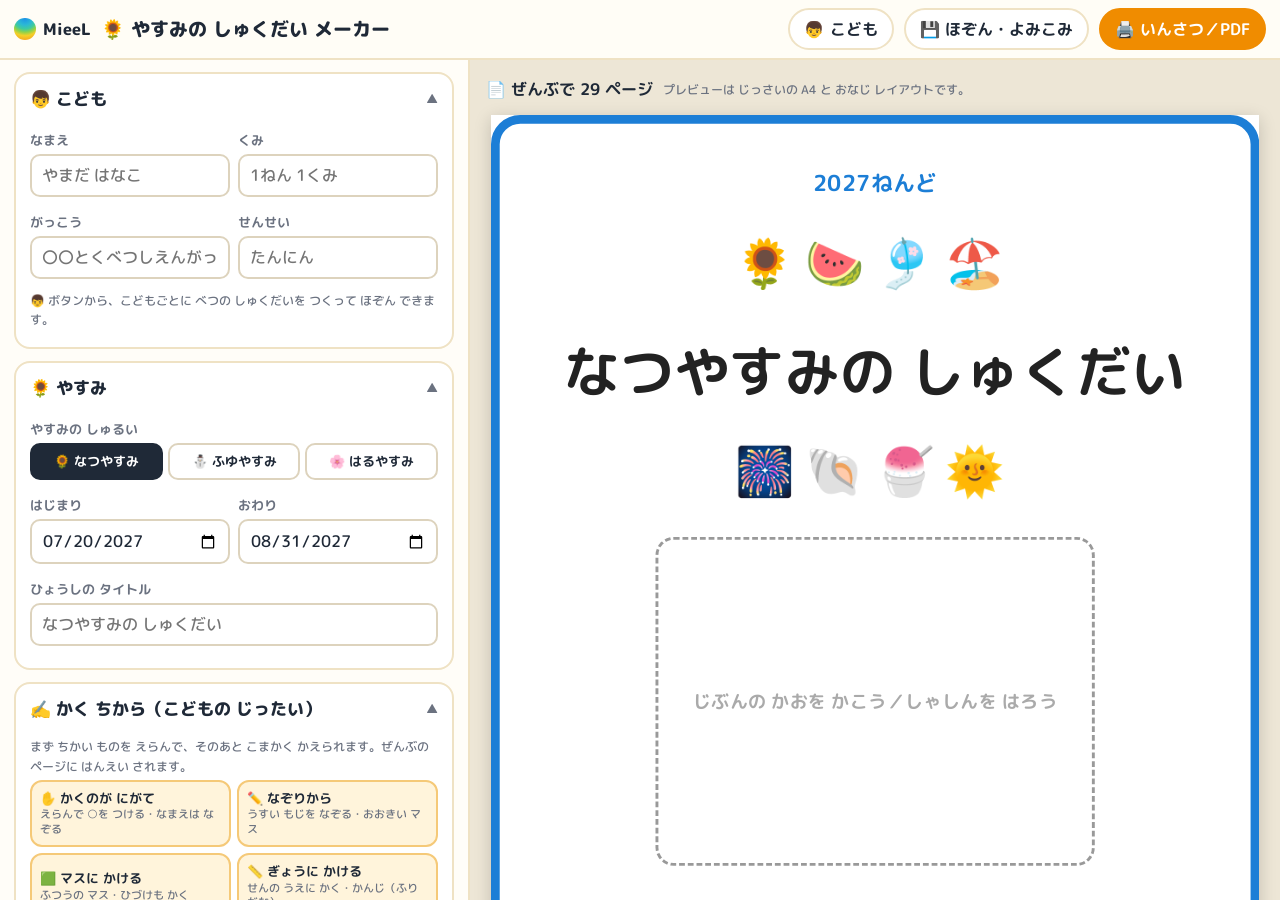
<file: index.html>
<!DOCTYPE html>
<!--
  © 2026 MieeL（ミエル） https://www.mieel-support-school.com/  All rights reserved.
  学校・家庭・療育機関などで子どもの学習に使うこと、作ったプリントを印刷して配ることは自由です。
  プログラム・画像・文章の無断転載・複製、改変しての公開・再配布、販売はお断りします（くわしくは LICENSE.md）。
-->
<html lang="ja">
<head>
<meta charset="UTF-8">
<meta name="viewport" content="width=device-width, initial-scale=1, viewport-fit=cover">
<meta name="apple-mobile-web-app-capable" content="yes">
<meta name="apple-mobile-web-app-title" content="しゅくだい">
<meta name="theme-color" content="#FFF8E7">
<title>やすみの しゅくだい メーカー｜MieeL</title>
<link rel="icon" href="data:image/svg+xml,%3Csvg xmlns='http://www.w3.org/2000/svg' viewBox='0 0 100 100'%3E%3Ctext y='.9em' font-size='90'%3E%F0%9F%8C%BB%3C/text%3E%3C/svg%3E">
<link rel="apple-touch-icon" id="touchIcon" href="">
<link rel="preconnect" href="https://fonts.googleapis.com">
<link rel="preconnect" href="https://fonts.gstatic.com" crossorigin>
<link href="https://fonts.googleapis.com/css2?family=M+PLUS+Rounded+1c:wght@500;700;800&family=Klee+One:wght@600&display=swap" rel="stylesheet">
<style id="bookCss">/* ===== A4 しゅくだい ページ（印刷・プレビュー・HTML保存 共通） ===== */
.bk-page{width:210mm;height:297mm;padding:11mm 12mm 10mm;box-sizing:border-box;background:#fff;color:#111;position:relative;overflow:hidden;display:flex;flex-direction:column;font-family:"M PLUS Rounded 1c","Hiragino Maru Gothic ProN","BIZ UDPGothic",sans-serif;font-weight:700;-webkit-print-color-adjust:exact;print-color-adjust:exact;word-break:keep-all;}
.bk-page *{box-sizing:border-box;}
.bk-kyo{font-family:"Klee One","UD デジタル 教科書体 NK-R","UD Digital Kyokasho NK-R","Hiragino Maru Gothic ProN",sans-serif;font-weight:600;}
.bk-emo{font-family:"Apple Color Emoji","Segoe UI Emoji","Noto Color Emoji",sans-serif;font-weight:400;line-height:1;}
.bk-hd{display:flex;align-items:center;gap:3mm;border-bottom:.8mm solid var(--ac,#1C7ED6);padding-bottom:2mm;margin-bottom:3mm;flex:none;}
.bk-hd .ic{font-size:11mm;}
.bk-hd .tt{flex:1;font-size:7.5mm;line-height:1.2;color:#222;}
.bk-hd .tt small{display:block;font-size:3.6mm;color:#666;font-weight:500;}
.bk-hd .nm{font-size:4.2mm;text-align:right;white-space:nowrap;}
.bk-foot{position:absolute;left:12mm;right:12mm;bottom:4mm;display:flex;justify-content:space-between;font-size:2.8mm;color:#AAA;font-weight:500;}
.bk-foot .pg{color:#888;}
.bk-body{flex:1;min-height:0;display:flex;flex-direction:column;gap:3mm;}
.bk-row{display:flex;gap:3mm;align-items:stretch;}
.bk-box{border:.5mm solid #444;border-radius:3mm;position:relative;background:#fff;}
.bk-box .lab{position:absolute;left:2.5mm;top:1.5mm;font-size:3.6mm;color:#555;font-weight:700;z-index:1;}
.bk-draw{flex:1;min-height:30mm;display:flex;align-items:center;justify-content:center;color:#C9CED4;font-size:4.4mm;overflow:hidden;}
.bk-draw img{width:100%;height:100%;object-fit:cover;border-radius:2.5mm;}
.bk-draw.contain img{object-fit:contain;}
.bk-field{display:inline-flex;align-items:flex-end;gap:1.5mm;font-size:5mm;}
.bk-field .ln{display:inline-block;min-width:40mm;border-bottom:.4mm solid #333;height:7mm;}
.bk-paren{display:inline-block;min-width:11mm;text-align:center;}
.bk-trace{color:#B9BEC4;}
.bk-date{font-size:5.6mm;}
.bk-weather{display:inline-flex;gap:2.5mm;align-items:center;font-size:4.2mm;}
.bk-weather .w{display:inline-flex;flex-direction:column;align-items:center;font-size:8mm;}
.bk-weather .w small{font-size:2.8mm;color:#666;font-family:"M PLUS Rounded 1c",sans-serif;font-weight:500;}
.bk-chk{display:flex;flex-wrap:wrap;gap:2mm 5mm;font-size:4.6mm;}
.bk-chk span{display:inline-flex;align-items:center;gap:1.5mm;}
.bk-chk i{display:inline-block;width:6mm;height:6mm;border:.45mm solid #333;border-radius:50%;}
.bk-masu{display:grid;justify-content:center;align-content:start;}
.bk-masu .c{border:.3mm solid #7D8590;margin:-.15mm 0 0 -.15mm;position:relative;display:grid;place-items:center;
  background-image:linear-gradient(#E9ECEF,#E9ECEF),linear-gradient(#E9ECEF,#E9ECEF);background-size:100% .2mm,.2mm 100%;background-position:center;background-repeat:no-repeat;}
.bk-masu .c span{font-family:"Klee One","UD デジタル 教科書体 NK-R",sans-serif;font-weight:600;color:#B9BEC4;line-height:1;}
.bk-masu .c span.dk{color:#222;}
.bk-lines{position:relative;}
.bk-lines .l{position:absolute;left:0;right:0;border-bottom:.35mm solid #8C939A;}
.bk-lines .l.mid{border-bottom:.25mm dashed #CED4DA;}
.bk-lines .tx{position:absolute;left:1mm;font-family:"Klee One","UD デジタル 教科書体 NK-R",sans-serif;font-weight:600;color:#B9BEC4;white-space:nowrap;}
.bk-choose{display:flex;flex-wrap:wrap;gap:3mm 6mm;justify-content:center;align-items:center;padding:2mm;}
.bk-choose .o{display:flex;flex-direction:column;align-items:center;font-size:10mm;}
.bk-choose .o small{font-size:3.4mm;color:#444;font-family:"M PLUS Rounded 1c",sans-serif;font-weight:700;margin-top:1mm;}
.bk-clock{display:inline-flex;flex-direction:column;align-items:center;gap:.8mm;font-size:3.8mm;}
.bk-clock svg{width:22mm;height:22mm;}
.bk-tbl{width:100%;border-collapse:collapse;font-size:4.2mm;table-layout:fixed;}
.bk-tbl th,.bk-tbl td{border:.35mm solid #555;padding:1mm 1.2mm;text-align:center;vertical-align:middle;}
.bk-tbl th{background:var(--acs,#E7F5FF);font-size:3.8mm;}
.bk-tbl td.l{text-align:left;}
.bk-tbl .st{display:inline-block;width:8mm;height:8mm;border:.4mm dashed #999;border-radius:50%;}
.bk-tbl .sun{color:#E03131;} .bk-tbl .sat{color:#1C7ED6;}
.bk-cal{display:grid;grid-template-columns:repeat(7,1fr);border-left:.35mm solid #555;border-top:.35mm solid #555;}
.bk-cal div{border-right:.35mm solid #555;border-bottom:.35mm solid #555;position:relative;padding:1mm 1.2mm;min-height:0;overflow:hidden;}
.bk-cal .h{background:var(--acs,#E7F5FF);text-align:center;font-size:3.8mm;padding:1mm;}
.bk-cal .d{font-size:4.2mm;}
.bk-cal .d .ev{display:block;font-size:2.9mm;color:#C2255C;line-height:1.15;margin-top:.5mm;font-weight:700;}
.bk-cal .d .st{position:absolute;right:1.2mm;bottom:1.2mm;width:7mm;height:7mm;border:.35mm dashed #AAA;border-radius:50%;}
.bk-cal .x{background:#F1F3F5;color:#CED4DA;}
.bk-cal .sun{color:#E03131;} .bk-cal .sat{color:#1C7ED6;}
.bk-cover{align-items:center;justify-content:space-between;text-align:center;border:2.5mm solid var(--ac,#1C7ED6);border-radius:8mm;padding:12mm 12mm 14mm;}
.bk-cover .yr{font-size:6mm;color:var(--ac);}
.bk-cover h1{font-size:15mm;line-height:1.25;margin:2mm 0 0;color:#222;}
.bk-cover .ring{font-size:13mm;letter-spacing:3mm;}
.bk-cover .ph{width:120mm;height:90mm;border:.8mm dashed #999;border-radius:5mm;display:grid;place-items:center;color:#AAA;font-size:5mm;overflow:hidden;}
.bk-cover .ph img{width:100%;height:100%;object-fit:cover;}
.bk-cover .info{display:grid;gap:4mm;font-size:6mm;width:150mm;text-align:left;}
.bk-cover .info .r{display:flex;align-items:flex-end;gap:3mm;border-bottom:.5mm solid #333;padding-bottom:1mm;min-height:13mm;}
.bk-cover .info .r b{font-size:4.6mm;color:#555;width:26mm;flex:none;}
.bk-cert{align-items:center;justify-content:center;text-align:center;border:3mm double var(--ac,#E8590C);border-radius:6mm;padding:16mm;gap:7mm;}
.bk-cert h1{font-size:16mm;letter-spacing:4mm;margin:0;color:var(--ac);}
.bk-cert .who{font-size:11mm;border-bottom:.6mm solid #333;padding:0 10mm 2mm;min-width:110mm;}
.bk-cert .msg{font-size:7.5mm;line-height:1.8;}
.bk-cert .corner{position:absolute;font-size:14mm;}
.bk-card{border:.6mm solid #333;border-radius:3mm;display:flex;flex-direction:column;overflow:hidden;}
.bk-post{width:100mm;height:148mm;border:.6mm solid #333;border-radius:2mm;display:flex;flex-direction:column;padding:6mm;gap:3mm;}
.bk-small{font-size:3.6mm;color:#666;font-weight:500;}
.bk-ruby rt{font-size:.45em;font-weight:500;}
.bk-ext{width:210mm;height:297mm;overflow:hidden;background:#fff;}</style>
<style>
  :root { --bg: #FFF8E7; --ink: #1F2937; --sub: #6B7280; --line: #EFE2C4; --main: #F08C00; --main-d: #C46A00; --blue: #1C7ED6; --go: #2F9E44;
    --mieel: radial-gradient(circle at 50% 0%,#1B8FE8 0%,#2BB8D6 28%,#3FCB9E 45%,#8FD24A 58%,#F4D027 72%,#F7941E 100%);
    --emoji: "Apple Color Emoji","Segoe UI Emoji","Noto Color Emoji",sans-serif; }
  * { box-sizing: border-box; }
  html, body { margin: 0; height: 100%; }
  body { background: var(--bg); color: var(--ink); font-family: "M PLUS Rounded 1c","Hiragino Maru Gothic ProN","BIZ UDPGothic","Yu Gothic UI",sans-serif; font-weight: 500; display: flex; flex-direction: column; height: 100vh; height: 100dvh; overflow: hidden;
    padding: env(safe-area-inset-top) env(safe-area-inset-right) env(safe-area-inset-bottom) env(safe-area-inset-left); }
  button, input, select, textarea { font: inherit; color: inherit; }
  button { cursor: pointer; }
  .emo { font-family: var(--emoji); font-weight: 400; }
  .top { flex: none; display: flex; align-items: center; gap: 10px; padding: 8px 14px; border-bottom: 2px solid var(--line); background: #FFFDF6; flex-wrap: wrap; }
  .brand { display: flex; align-items: center; gap: 7px; white-space: nowrap; font-weight: 800; }
  .orb { width: 22px; height: 22px; border-radius: 50%; background: var(--mieel); }
  .apptitle { font-size: 19px; font-weight: 800; flex: 1; min-width: 200px; }
  .tb { height: 42px; padding: 0 14px; border-radius: 999px; border: 2px solid var(--line); background: #fff; font-weight: 700; display: inline-flex; align-items: center; gap: 6px; white-space: nowrap; }
  .tb.main { background: var(--main); border-color: var(--main); color: #fff; }
  .tb.blue { background: var(--blue); border-color: var(--blue); color: #fff; }
  .status { font-size: 12px; color: var(--sub); min-width: 80px; }
  .app { flex: 1; min-height: 0; display: grid; grid-template-columns: minmax(340px, 470px) minmax(0, 1fr); }
  .ed { overflow-y: auto; padding: 12px 14px 60px; border-right: 2px solid var(--line); background: #FFFDF8; }
  .pv { overflow-y: auto; padding: 16px; background: #EDE6D6; }
  @media (max-width: 900px) { .app { grid-template-columns: 1fr; grid-template-rows: auto auto; overflow-y: auto; display: block; } .ed { border-right: none; overflow: visible; } .pv { overflow: visible; } body { overflow: auto; } }
  .sec { background: #fff; border: 2px solid var(--line); border-radius: 16px; margin-bottom: 12px; overflow: hidden; }
  .sec > summary { list-style: none; cursor: pointer; padding: 12px 14px; font-weight: 800; font-size: 17px; display: flex; align-items: center; gap: 8px; }
  .sec > summary::-webkit-details-marker { display: none; }
  .sec > summary::after { content: '▼'; margin-left: auto; font-size: 12px; color: var(--sub); }
  .sec[open] > summary::after { content: '▲'; }
  .sec .in { padding: 0 14px 14px; }
  .fl { display: grid; gap: 4px; margin: 8px 0; }
  .fl > span { font-size: 13px; color: var(--sub); font-weight: 700; }
  .fl input[type=text], .fl input[type=date], .fl input[type=number], .fl select, .fl textarea { width: 100%; padding: 8px 10px; border: 2px solid #DDD3BD; border-radius: 10px; background: #fff; }
  .fl textarea { min-height: 66px; resize: vertical; }
  .two { display: grid; grid-template-columns: 1fr 1fr; gap: 8px; }
  .seg { display: flex; flex-wrap: wrap; gap: 5px; }
  .seg button { flex: 1; min-width: 70px; padding: 7px 6px; border-radius: 10px; border: 2px solid #DDD3BD; background: #fff; font-size: 13px; font-weight: 700; }
  .seg button.on { background: var(--ink); border-color: var(--ink); color: #fff; }
  .ck { display: flex; align-items: center; gap: 8px; margin: 6px 0; font-size: 14px; }
  .ck input { width: 22px; height: 22px; accent-color: var(--main); }
  .preset { display: grid; grid-template-columns: 1fr 1fr; gap: 6px; margin: 4px 0 8px; }
  .preset button { border: 2px solid #F5C978; background: #FFF4DB; border-radius: 12px; padding: 8px; font-size: 13px; font-weight: 700; text-align: left; line-height: 1.35; }
  .preset button small { display: block; color: var(--sub); font-weight: 500; font-size: 11px; }
  .note { font-size: 12px; color: var(--sub); line-height: 1.6; margin: 4px 0; }
  .plist { display: grid; gap: 8px; }
  .pitem { border: 2px solid var(--line); border-radius: 14px; background: #FFFEFA; }
  .pitem .ph { display: flex; align-items: center; gap: 8px; padding: 8px 10px; cursor: pointer; }
  .pitem .ph .e { font-size: 24px; }
  .pitem .ph .t { flex: 1; font-weight: 800; font-size: 15px; line-height: 1.3; }
  .pitem .ph .t small { display: block; font-weight: 500; color: var(--sub); font-size: 12px; }
  .pitem .ph .n { font-size: 12px; color: #fff; background: var(--main); border-radius: 999px; padding: 1px 8px; white-space: nowrap; }
  .mini { border: none; background: #F1EADB; border-radius: 8px; width: 30px; height: 30px; font-weight: 800; }
  .mini.warn { background: #FFE3E3; color: #C92A2A; }
  .pitem .po { padding: 2px 12px 12px; border-top: 2px dashed var(--line); }
  .addrow { display: grid; grid-template-columns: 1fr 1fr; gap: 8px; margin-top: 10px; }
  .big { border: none; border-radius: 14px; padding: 12px; font-weight: 800; font-size: 15px; color: #fff; background: var(--main); }
  .big.blue { background: var(--blue); }
  .big.gray { background: #E9ECEF; color: var(--ink); }
  .photos { display: grid; grid-template-columns: repeat(auto-fill, minmax(120px, 1fr)); gap: 8px; margin-top: 8px; }
  .pho { border: 2px solid var(--line); border-radius: 12px; padding: 5px; background: #fff; display: grid; gap: 4px; }
  .pho img { width: 100%; height: 80px; object-fit: cover; border-radius: 8px; }
  .pho input { width: 100%; padding: 4px 6px; border: 1.5px solid #DDD3BD; border-radius: 8px; font-size: 12px; }
  .pho .r { display: flex; gap: 4px; }
  .pho .r button { flex: 1; border: none; border-radius: 8px; padding: 4px; font-size: 12px; background: #F1EADB; }
  .pho .r button.on { background: var(--main); color: #fff; }
  .upl { display: inline-flex; align-items: center; justify-content: center; gap: 6px; border: 2px dashed #F5C978; background: #FFF9EB; border-radius: 12px; padding: 12px; width: 100%; font-weight: 800; cursor: pointer; }
  .pvbar { display: flex; align-items: center; gap: 10px; margin-bottom: 12px; flex-wrap: wrap; }
  .pvbar b { font-size: 16px; }
  .pw { margin: 0 auto 8px; background: #fff; box-shadow: 0 4px 16px rgba(0,0,0,.18); overflow: hidden; position: relative; }
  .pw > .bk-page, .pw > .bk-ext { transform-origin: top left; }
  .pwlab { text-align: center; font-size: 12px; color: #7B6F58; margin-bottom: 16px; }
  .modal { position: fixed; inset: 0; z-index: 90; background: rgba(17,24,39,.55); display: none; align-items: flex-start; justify-content: center; padding: 24px 12px; overflow-y: auto; }
  .modal.open { display: flex; }
  .panel { width: min(100%, 900px); background: #fff; border-radius: 22px; padding: 20px clamp(14px, 3vw, 28px) 24px; box-shadow: 0 20px 60px rgba(0,0,0,.3); }
  .panel h2 { margin: 0 0 6px; font-size: 22px; }
  .phead { display: flex; align-items: center; justify-content: space-between; gap: 10px; }
  .grid { display: grid; grid-template-columns: repeat(auto-fill, minmax(170px, 1fr)); gap: 10px; margin-top: 10px; }
  .gcard { border: 2px solid var(--line); background: #FFFEFA; border-radius: 16px; padding: 12px; text-align: left; display: flex; gap: 10px; align-items: flex-start; }
  .gcard .e { font-size: 30px; line-height: 1; }
  .gcard b { display: block; font-size: 15px; }
  .gcard small { color: var(--sub); font-size: 12px; line-height: 1.5; }
  .gcard:hover { border-color: var(--main); }
  .gh { margin: 14px 0 0; font-size: 15px; color: var(--main-d); }
  .chips { display: flex; flex-wrap: wrap; gap: 6px; margin: 4px 0 10px; }
  .chip { border: 2px solid #DDD3BD; background: #fff; border-radius: 999px; padding: 6px 12px; font-size: 13px; font-weight: 700; }
  .chip.on { background: var(--ink); border-color: var(--ink); color: #fff; }
  .loading { padding: 30px; text-align: center; color: var(--sub); }
  .err { background: #FFF5F5; border: 2px solid #FFC9C9; color: #C92A2A; border-radius: 12px; padding: 12px; font-size: 14px; line-height: 1.6; }
  .projs { display: grid; gap: 8px; margin-top: 10px; }
  .proj { display: flex; align-items: center; gap: 10px; border: 2px solid var(--line); border-radius: 14px; padding: 10px 12px; }
  .proj.cur { border-color: var(--main); background: #FFF4DB; }
  .proj .t { flex: 1; font-weight: 800; }
  .proj .t small { display: block; color: var(--sub); font-weight: 500; font-size: 12px; }
  .toast { position: fixed; left: 50%; bottom: 24px; transform: translateX(-50%); background: rgba(17,24,39,.92); color: #fff; padding: 12px 20px; border-radius: 12px; z-index: 99; display: none; font-weight: 700; }
  .toast.show { display: block; }
  #printRoot { display: none; }
  .mieel-foot { text-align: center; color: var(--sub); font-size: 12px; margin-top: 18px; line-height: 1.8; }
  .mieel-foot a { color: var(--blue); text-decoration: none; font-weight: 700; }
  @media print {
    @page { size: A4 portrait; margin: 0; }
    html, body { height: auto !important; overflow: visible !important; display: block !important; background: #fff !important; padding: 0 !important; }
    body > *:not(#printRoot) { display: none !important; }
    #printRoot { display: block !important; }
    #printRoot > * { break-after: page; page-break-after: always; }
    #printRoot > *:last-child { break-after: auto; page-break-after: auto; }
  }
</style>
</head>
<body>
<header class="top">
  <div class="brand"><span class="orb"></span>MieeL</div>
  <div class="apptitle"><span class="emo">🌻</span> やすみの しゅくだい メーカー</div>
  <span class="status" id="status"></span>
  <button class="tb" id="projBtn" type="button">👦 <span id="projName">こども</span></button>
  <button class="tb" id="fileBtn" type="button">💾 ほぞん・よみこみ</button>
  <button class="tb main" id="printBtn" type="button">🖨️ いんさつ／PDF</button>
</header>
<div class="app">
  <aside class="ed" id="ed"></aside>
  <section class="pv" id="pv"><div class="pvbar"><b id="pvCount"></b><span class="note">プレビューは じっさいの A4 と おなじ レイアウトです。</span></div><div id="pvPages"></div></section>
</div>
<div class="modal" id="m1"><div class="panel" id="m1p"></div></div>
<div class="toast" id="toast"></div>
<div id="printRoot"></div>
<input type="file" id="photoIn" accept="image/*" multiple hidden>
<input type="file" id="jsonIn" accept="application/json,.json" hidden>
<script>
(function () {
  'use strict';
  const $ = s => document.querySelector(s);
  const $$ = s => Array.from(document.querySelectorAll(s));
  const esc = s => String(s == null ? '' : s).replace(/[&<>"']/g, c => ({ '&': '&amp;', '<': '&lt;', '>': '&gt;', '"': '&quot;', "'": '&#39;' }[c]));
  const uid = () => Math.random().toString(36).slice(2, 10);
  function h(tag, props) {
    const el = document.createElement(tag);
    if (props) Object.keys(props).forEach(k => {
      const v = props[k]; if (v === null || v === undefined || v === false) return;
      if (k === 'class') el.className = v; else if (k === 'html') el.innerHTML = v; else if (k.slice(0, 2) === 'on') el.addEventListener(k.slice(2), v); else if (k === 'value') el.value = v; else el.setAttribute(k, v === true ? '' : v);
    });
    (function add(list) { list.forEach(c => { if (c === null || c === undefined || c === false) return; if (Array.isArray(c)) add(c); else el.appendChild(typeof c === 'string' || typeof c === 'number' ? document.createTextNode(String(c)) : c); }); })(Array.prototype.slice.call(arguments, 2));
    return el;
  }
  let toastT = null;
  function toast(m) { const t = $('#toast'); t.textContent = m; t.classList.add('show'); clearTimeout(toastT); toastT = setTimeout(() => t.classList.remove('show'), 2600); }
  function photoById(P, id) { return P.photos.find(p => p.id === id); }

  /* ============================================================
     ページを つくる（A4・HTML）
     ============================================================ */
  const WD = ['にち', 'げつ', 'か', 'すい', 'もく', 'きん', 'ど'];
  const WDK = ['日', '月', '火', '水', '木', '金', '土'];
  const KINDS = {
    summer: { n: 'なつやすみ', k: '夏休み', ac: '#1C7ED6', acs: '#E7F5FF', ring: ['🌻', '🍉', '🎐', '🏖️', '🎆', '🐚', '🍧', '🌞'], icon: '🌻' },
    winter: { n: 'ふゆやすみ', k: '冬休み', ac: '#5F3DC4', acs: '#F3F0FF', ring: ['⛄', '🎍', '🎄', '🧤', '❄️', '🍊', '🎅', '🪁'], icon: '⛄' },
    spring: { n: 'はるやすみ', k: '春休み', ac: '#E64980', acs: '#FFF0F6', ring: ['🌸', '🌷', '🦋', '🍓', '🐝', '🌱', '🎒', '☀️'], icon: '🌸' }
  };
  const ETO = ['さる🐒', 'とり🐔', 'いぬ🐶', 'いのしし🐗', 'ねずみ🐭', 'うし🐮', 'とら🐯', 'うさぎ🐰', 'たつ🐲', 'へび🐍', 'うま🐴', 'ひつじ🐑'];
  const pd = s => { const m = String(s || '').match(/^(\d{4})-(\d{2})-(\d{2})$/); return m ? new Date(+m[1], +m[2] - 1, +m[3]) : null; };
  const ymd = d => d.getFullYear() + '-' + String(d.getMonth() + 1).padStart(2, '0') + '-' + String(d.getDate()).padStart(2, '0');
  function daysOf(P) { const a = pd(P.start), b = pd(P.end), out = []; if (!a || !b || b < a) return out; for (let d = new Date(a); d <= b && out.length < 120; d.setDate(d.getDate() + 1)) out.push(new Date(d)); return out; }
  function pickDays(P, span) {
    const all = daysOf(P);
    if (span === 'weekday') return all.filter(d => d.getDay() > 0 && d.getDay() < 6);
    if (span === 'every2') return all.filter((d, i) => i % 2 === 0);
    if (span === 'every3') return all.filter((d, i) => i % 3 === 0);
    if (span === 'week1') return all.filter((d, i) => i % 7 === 0);
    return all;
  }
  // ひらがな／かんじ（ふりがな つき）
  function L(P, hira, kanji) { return P.style.kanji && kanji ? '<ruby class="bk-ruby">' + kanji + '<rt>' + hira + '</rt></ruby>' : hira; }
  const traceSpan = t => '<span class="bk-trace bk-kyo">' + esc(t) + '</span>';
  function nameHTML(P) {
    const st = P.style, nm = P.child || '';
    if (st.nameMode === 'print' && nm) return '<span class="bk-kyo" style="font-size:6mm">' + esc(nm) + '</span>';
    if (st.nameMode === 'trace' && nm) return '<span class="bk-kyo" style="font-size:6mm">' + traceSpan(nm) + '</span>';
    return '<span class="ln" style="display:inline-block;width:46mm;border-bottom:.4mm solid #333;height:7mm"></span>';
  }
  function dateHTML(P, d, fs) {
    const st = P.style;
    const wd = d ? (st.kanji ? WDK : WD)[d.getDay()] : '';
    const txt = d ? (d.getMonth() + 1) + (st.kanji ? '月 ' : 'がつ ') + d.getDate() + (st.kanji ? '日' : 'にち') + '（' + wd + '）' : '';
    const sty = fs ? ' style="font-size:' + fs + 'mm"' : '';
    if (d && st.dateMode === 'print') return '<span class="bk-date bk-kyo"' + sty + '>' + txt + '</span>';
    if (d && st.dateMode === 'trace') return '<span class="bk-date bk-kyo"' + sty + '>' + traceSpan(txt) + '</span>';
    return '<span class="bk-date bk-kyo"' + sty + '><span class="bk-paren">（　　）</span>' + L(P, 'がつ', '月') + '<span class="bk-paren">（　　）</span>' + L(P, 'にち', '日') + '<span class="bk-paren">（　　）</span></span>';
  }
  function weatherHTML(P) {
    const W = P.kind === 'winter' ? [['☀️', 'はれ', '晴れ'], ['☁️', 'くもり', '曇り'], ['☔', 'あめ', '雨'], ['⛄', 'ゆき', '雪']] : [['☀️', 'はれ', '晴れ'], ['⛅', 'はれ／くもり', ''], ['☁️', 'くもり', '曇り'], ['☔', 'あめ', '雨']];
    if (P.style.weather === 'write') return '<span class="bk-field">' + L(P, 'てんき', '天気') + '<span class="ln" style="min-width:30mm"></span></span>';
    return '<span class="bk-weather">' + L(P, 'てんき', '天気') + W.map(w => '<span class="w"><span class="bk-emo">' + w[0] + '</span><small>' + (P.style.kanji && w[2] ? w[2] : w[1]) + '</small></span>').join('') + '</span>';
  }
  function clockSVG() {
    let s = '<svg viewBox="0 0 100 100"><circle cx="50" cy="50" r="46" fill="#fff" stroke="#333" stroke-width="3"/>';
    for (let i = 1; i <= 12; i++) { const a = (i * 30 - 90) * Math.PI / 180; s += '<text x="' + (50 + 35 * Math.cos(a)).toFixed(1) + '" y="' + (50 + 35 * Math.sin(a) + 4.5).toFixed(1) + '" font-size="12" text-anchor="middle" font-family="sans-serif" font-weight="700" fill="#333">' + i + '</text>'; }
    for (let i = 0; i < 60; i++) { if (i % 5) { const a = i * 6 * Math.PI / 180; s += '<line x1="' + (50 + 44 * Math.cos(a)).toFixed(1) + '" y1="' + (50 + 44 * Math.sin(a)).toFixed(1) + '" x2="' + (50 + 41.5 * Math.cos(a)).toFixed(1) + '" y2="' + (50 + 41.5 * Math.sin(a)).toFixed(1) + '" stroke="#999" stroke-width="1"/>'; } }
    return s + '<circle cx="50" cy="50" r="3" fill="#333"/></svg>';
  }
  // かく ところ（こどもの じったいに あわせて かわる）
  const MASU = { L: 18, M: 14, S: 10 }, GAP = { L: 15, M: 11, S: 8 };
  function writeArea(P, w, h, trace, opts) {
    opts = opts || {};
    const st = P.style, mode = opts.mode || st.writeMode;
    if (mode === 'choose') return chooseHTML(P, opts.choose || 'feel');
    if (mode === 'line') {
      const g = GAP[st.lineGap] || 11, n = Math.max(1, Math.floor(h / g));
      let s = '<div class="bk-lines" style="width:' + w + 'mm;height:' + (n * g) + 'mm">';
      for (let i = 1; i <= n; i++) { if (g >= 13) s += '<div class="l mid" style="top:' + ((i - .5) * g).toFixed(1) + 'mm"></div>'; s += '<div class="l" style="top:' + (i * g).toFixed(1) + 'mm"></div>'; }
      if (trace) s += '<div class="tx" style="top:' + (g * .18).toFixed(1) + 'mm;font-size:' + (g * .62).toFixed(1) + 'mm">' + esc(trace) + '</div>';
      return s + '</div>';
    }
    const z = MASU[st.masu] || 14, cols = Math.max(1, Math.floor(w / z)), rows = Math.max(1, Math.floor(h / z));
    const chars = mode === 'trace' && trace ? Array.from(trace) : [];
    let s = '<div class="bk-masu" style="grid-template-columns:repeat(' + cols + ',' + z + 'mm);grid-auto-rows:' + z + 'mm">';
    for (let i = 0; i < cols * rows; i++) { const ch = chars[i]; s += '<div class="c">' + (ch && ch !== ' ' ? '<span style="font-size:' + (z * .7).toFixed(1) + 'mm">' + esc(ch) + '</span>' : '') + '</div>'; }
    return s + '</div>';
  }
  const CHOOSE = {
    feel: [['😄', 'たのしい'], ['🙂', 'うれしい'], ['😐', 'ふつう'], ['😢', 'かなしい'], ['😴', 'つかれた']],
    do: [['🏠', 'いえ'], ['🏞️', 'こうえん'], ['🏊', 'プール'], ['🛒', 'かいもの'], ['🚗', 'おでかけ'], ['📺', 'テレビ'], ['🎮', 'ゲーム'], ['📚', 'ほん'], ['🧹', 'おてつだい'], ['👵', 'しんせき']],
    book: [['😄', 'おもしろい'], ['🙂', 'ふつう'], ['😐', 'むずかしい']]
  };
  function chooseHTML(P, kind) {
    const list = kind === 'both' ? CHOOSE.do.concat(CHOOSE.feel) : (CHOOSE[kind] || CHOOSE.feel);
    return '<div><div class="bk-small" style="text-align:center">あてはまるものに ○を つけよう</div><div class="bk-choose">' + list.map(o => '<div class="o"><span class="bk-emo">' + o[0] + '</span><small>' + o[1] + '</small></div>').join('') + '</div></div>';
  }
  function photoBox(src, label, cls) { return '<div class="bk-box bk-draw' + (cls ? ' ' + cls : '') + '">' + (src ? '<img src="' + src + '" alt="">' : '<span>' + esc(label || 'えを かこう') + '</span>') + '</div>'; }
  function head(P, icon, title, sub) {
    return '<div class="bk-hd"><span class="ic bk-emo">' + icon + '</span><div class="tt">' + title + (sub ? '<small>' + sub + '</small>' : '') + '</div><div class="nm">' + L(P, 'なまえ', '名前') + ' ' + nameHTML(P) + '</div></div>';
  }
  function frame(P, inner, cls) {
    const K = KINDS[P.kind] || KINDS.summer;
    return '<div class="bk-page' + (cls ? ' ' + cls : '') + '" style="--ac:' + K.ac + ';--acs:' + K.acs + '">' + inner + '<div class="bk-foot"><span>MieeL やすみの しゅくだい ／ mieel-support-school.com</span><span class="pg">%PG%</span></div></div>';
  }
  const titleOf = P => P.title || (KINDS[P.kind] || KINDS.summer).n + 'の しゅくだい';

  /* ---------- ページの しゅるい ---------- */
  const PAGE_TYPES = {
    cover: {
      n: 'ひょうし', e: '📘', d: 'タイトル・しゃしん・なまえ',
      def: () => ({}),
      make(P) {
        const K = KINDS[P.kind] || KINDS.summer, a = pd(P.start), b = pd(P.end);
        const photo = P.coverPhoto && photoById(P, P.coverPhoto);
        const per = a && b ? (a.getMonth() + 1) + L(P, 'がつ', '月') + a.getDate() + L(P, 'にち', '日') + ' 〜 ' + (b.getMonth() + 1) + L(P, 'がつ', '月') + b.getDate() + L(P, 'にち', '日') : '';
        const row = (lab, val) => '<div class="r"><b>' + lab + '</b><span class="bk-kyo" style="flex:1">' + val + '</span></div>';
        return [frame(P, '<div class="yr">' + (a ? (a.getMonth() < 3 ? a.getFullYear() - 1 : a.getFullYear()) + (P.style.kanji ? '年度' : 'ねんど') : '') + '</div>' +
          '<div class="ring bk-emo">' + K.ring.slice(0, 4).join('') + '</div><h1>' + esc(titleOf(P)) + '</h1><div class="ring bk-emo">' + K.ring.slice(4, 8).join('') + '</div>' +
          '<div class="ph">' + (photo ? '<img src="' + photo.src + '" alt="">' : 'じぶんの かおを かこう／しゃしんを はろう') + '</div>' +
          '<div class="info">' + (per ? row(L(P, 'きかん', '期間'), per) : '') + row(L(P, 'がっこう', '学校'), esc(P.school || '')) + row(L(P, 'くみ', '組'), esc(P.klass || '')) + row(L(P, 'なまえ', '名前'), nameHTML(P)) + '</div>', 'bk-cover')];
      }
    },
    list: {
      n: 'しゅくだい いちらん', e: '📋', d: 'やることと チェック・おうちの ひとの サイン',
      def: () => ({ extra: '' }),
      make(P, pg) {
        const rows = [];
        P.pages.forEach(x => { if (['cover', 'list', 'cert'].indexOf(x.type) >= 0) return; const T = PAGE_TYPES[x.type]; if (!T) return; rows.push([x.type === 'ext' ? (x.icon || '📝') : T.e, x.type === 'ext' ? (x.appTitle ? x.appTitle + '：' : '') + (x.itemName || 'プリント') : (x.title || T.n), countOf(P, x)]); });
        String(pg.extra || '').split(/\n/).map(s => s.trim()).filter(Boolean).forEach(s => rows.push(['⭐', s, '']));
        const tr = rows.map((r, i) => '<tr><td>' + (i + 1) + '</td><td class="bk-emo" style="font-size:6mm">' + r[0] + '</td><td class="l bk-kyo" style="font-size:5mm">' + esc(r[1]) + '</td><td style="font-size:3.6mm">' + esc(r[2]) + '</td><td><span class="st"></span></td><td></td></tr>').join('');
        return [frame(P, head(P, '📋', L(P, 'しゅくだい いちらん', '宿題一覧'), 'おわったら ○を かこう・シールを はろう') +
          '<div class="bk-body"><table class="bk-tbl"><colgroup><col style="width:9mm"><col style="width:13mm"><col><col style="width:26mm"><col style="width:22mm"><col style="width:30mm"></colgroup><tr><th>ばん</th><th></th><th>' + L(P, 'やること', '') + '</th><th>' + L(P, 'かず', '数') + '</th><th>できたら ○</th><th>' + L(P, 'おうちの ひと', 'おうちの人') + '</th></tr>' + tr +
          Array.from({ length: Math.max(0, 14 - rows.length) }, () => '<tr><td style="height:12mm"></td><td></td><td></td><td></td><td><span class="st"></span></td><td></td></tr>').join('') + '</table></div>')];
      }
    },
    calendar: {
      n: 'カレンダー', e: '📅', d: 'できた ひに ○・シール。よていも かける',
      def: () => ({ events: '', perPage: 1 }),
      make(P, pg) {
        const days = daysOf(P); if (!days.length) return [frame(P, head(P, '📅', 'カレンダー') + '<div class="bk-small">きかんを せっていしてください</div>')];
        const ev = {}; String(pg.events || '').split(/\n/).forEach(l => { const m = l.match(/^\s*(\d{1,2})[\/\-月がつ.]\s*(\d{1,2})\s*(?:にち|日)?\s*[:：\s]\s*(.+)$/); if (m) ev[(+m[1]) + '-' + (+m[2])] = m[3]; });
        const months = []; days.forEach(d => { const k = d.getFullYear() * 12 + d.getMonth(); if (months.indexOf(k) < 0) months.push(k); });
        const first = days[0], last = days[days.length - 1];
        const monthHTML = (k, hh) => {
          const y = Math.floor(k / 12), m = k % 12, d1 = new Date(y, m, 1), nd = new Date(y, m + 1, 0).getDate();
          let s = '<div style="font-size:6mm;margin:1mm 0" class="bk-kyo">' + (m + 1) + L(P, 'がつ', '月') + '</div><div class="bk-cal" style="grid-template-rows:7mm repeat(' + Math.ceil((d1.getDay() + nd) / 7) + ',' + hh + 'mm)">' + WD.map((w, i) => '<div class="h ' + (i === 0 ? 'sun' : i === 6 ? 'sat' : '') + '">' + (P.style.kanji ? WDK[i] : w) + '</div>').join('');
          for (let i = 0; i < d1.getDay(); i++) s += '<div class="x"></div>';
          for (let dd = 1; dd <= nd; dd++) {
            const dt = new Date(y, m, dd), inR = dt >= new Date(first.getFullYear(), first.getMonth(), first.getDate()) && dt <= last, dw = dt.getDay();
            s += '<div class="d ' + (inR ? '' : 'x ') + (dw === 0 ? 'sun' : dw === 6 ? 'sat' : '') + '">' + dd + (ev[(m + 1) + '-' + dd] ? '<span class="ev">' + esc(ev[(m + 1) + '-' + dd]) + '</span>' : '') + (inR ? '<span class="st"></span>' : '') + '</div>';
          }
          return s + '</div>';
        };
        const per = +pg.perPage === 2 ? 2 : 1, out = [];
        for (let i = 0; i < months.length; i += per) {
          const grp = months.slice(i, i + per), hh = per === 2 ? 17 : 34;
          out.push(frame(P, head(P, '📅', L(P, 'やすみの カレンダー', '休みのカレンダー'), 'できた ひに ○を かこう・シールを はろう') + '<div class="bk-body">' + grp.map(k => monthHTML(k, hh)).join('') + '</div>'));
        }
        return out;
      }
    },
    daily: {
      n: 'まいにちの きろく', e: '🌞', d: 'ひづけ・てんき・できた こと・ひとこと',
      def: () => ({ span: 'week', perPage: 1, items: 'はみがき,おてつだい,しゅくだい,うんどう', clock: true, comment: true, photo: false }),
      make(P, pg) {
        const items = String(pg.items || '').split(/[,、\n]/).map(s => s.trim()).filter(Boolean);
        if (pg.span === 'week') {
          const days = daysOf(P), out = [];
          for (let i = 0; i < days.length; i += 7) {
            const wk = days.slice(i, i + 7);
            const th = '<tr><th style="width:30mm">' + L(P, 'ひづけ', '日付') + '</th><th style="width:28mm">' + L(P, 'てんき', '天気') + '</th>' + (pg.clock ? '<th style="width:18mm">' + L(P, 'おきた', '起きた') + '</th><th style="width:18mm">' + L(P, 'ねた', 'ねた') + '</th>' : '') + items.map(t => '<th style="font-size:3.2mm;line-height:1.2;word-break:break-all">' + esc(t) + '</th>').join('') + (pg.comment ? '<th style="width:42mm">' + L(P, 'ひとこと', '一言') + '</th>' : '') + '</tr>';
            const tr = wk.map(d => '<tr style="height:30mm"><td class="bk-kyo">' + dateHTML(P, d, 4.4) + '</td><td class="bk-emo" style="font-size:6mm;line-height:1.5">' + (P.style.weather === 'write' ? '' : (P.kind === 'winter' ? '☀️☁️<br>☔⛄' : '☀️☁️<br>☔🌈')) + '</td>' + (pg.clock ? '<td style="font-size:3.6mm">　じ<br>　ふん</td><td style="font-size:3.6mm">　じ<br>　ふん</td>' : '') + items.map(() => '<td><span class="st"></span></td>').join('') + (pg.comment ? '<td></td>' : '') + '</tr>').join('');
            out.push(frame(P, head(P, '🌞', L(P, 'まいにちの きろく', '毎日の記録'), (wk[0].getMonth() + 1) + '/' + wk[0].getDate() + ' 〜 ' + (wk[wk.length - 1].getMonth() + 1) + '/' + wk[wk.length - 1].getDate() + '　できたら ○') + '<div class="bk-body"><table class="bk-tbl">' + th + tr + '</table>' + (P.style.weather !== 'write' ? '<div class="bk-small">てんきは ○で かこもう</div>' : '') + '</div>'));
          }
          return out;
        }
        const days = pickDays(P, pg.span), per = +pg.perPage === 2 ? 2 : 1, out = [];
        const block = (d, hgt) => {
          const comH = per === 1 ? (pg.photo ? 55 : 95) : (pg.photo ? 18 : 40);
          return '<div class="bk-box" style="flex:1;padding:3mm;display:flex;flex-direction:column;gap:2.5mm;min-height:0">' +
            '<div class="bk-row" style="justify-content:space-between;align-items:center">' + dateHTML(P, d) + weatherHTML(P) + '</div>' +
            (pg.clock ? '<div class="bk-row" style="gap:10mm;justify-content:center"><span class="bk-clock">' + clockSVG() + L(P, 'おきた じかん', '起きた時間') + '</span><span class="bk-clock">' + clockSVG() + L(P, 'ねた じかん', 'ねた時間') + '</span></div>' : '') +
            (items.length ? '<div class="bk-chk">' + items.map(t => '<span><i></i>' + esc(t) + '</span>').join('') + '</div>' : '') +
            (pg.photo ? photoBox('', 'しゃしん・え') : '') +
            (pg.comment ? '<div><div class="bk-small">' + L(P, 'きょうの ひとこと', '今日の一言') + '</div>' + writeArea(P, 180, comH, P.style.writeMode === 'trace' ? (pg.trace || 'きょうは ') : '', { choose: 'both' }) + '</div>' : '') +
            (!pg.photo && per === 1 ? '<div style="flex:1;min-height:20mm;display:flex">' + photoBox('', 'えを かこう・しゃしんを はろう') + '</div>' : '') + '</div>';
        };
        for (let i = 0; i < days.length; i += per) out.push(frame(P, head(P, '🌞', L(P, 'まいにちの きろく', '毎日の記録')) + '<div class="bk-body">' + days.slice(i, i + per).map(d => block(d)).join('') + '</div>'));
        return out.length ? out : [frame(P, head(P, '🌞', 'まいにちの きろく') + '<div class="bk-small">きかんを せっていしてください</div>')];
      }
    },
    diary: {
      n: 'えにっき', e: '📔', d: 'え（しゃしん）と ぶん',
      def: () => ({ count: 3, photos: false, trace: 'きょうは ' }),
      make(P, pg) {
        const out = [], ph = pg.photos ? P.photos.slice() : [];
        for (let i = 0; i < Math.max(1, +pg.count || 1); i++) {
          const p = ph[i];
          out.push(frame(P, head(P, '📔', L(P, 'えにっき', '絵日記')) + '<div class="bk-body"><div class="bk-row" style="justify-content:space-between;align-items:center">' + (p && p.date ? dateHTML(P, pd(p.date)) : dateHTML(P, null)) + weatherHTML(P) + '</div>' +
            '<div style="height:' + (P.style.writeMode === 'choose' ? 165 : 105) + 'mm;display:flex">' + photoBox(p ? p.src : '', 'えを かこう') + '</div>' +
            (p && p.caption ? '<div class="bk-small">📷 ' + esc(p.caption) + '</div>' : '') +
            '<div style="flex:1;min-height:0">' + writeArea(P, 186, p && p.caption ? 100 : 108, pg.trace || '', { choose: 'both' }) + '</div></div>'));
        }
        return out;
      }
    },
    photos: {
      n: 'おもいで しゃしん', e: '📸', d: 'やすみの しゃしんと ひとこと',
      def: () => ({ perPage: 2, blank: 2, comment: true }),
      make(P, pg) {
        const per = [1, 2, 4].indexOf(+pg.perPage) >= 0 ? +pg.perPage : 2;
        let list = P.photos.slice();
        if (!list.length) list = Array.from({ length: Math.max(per, +pg.blank || per) }, () => null);
        const out = [];
        for (let i = 0; i < list.length; i += per) {
          const grp = list.slice(i, i + per);
          const cell = p => '<div class="bk-card" style="flex:1;padding:2.5mm;gap:2mm">' + '<div style="flex:1;min-height:0;display:flex">' + photoBox(p ? p.src : '', 'しゃしんを はろう', 'contain') + '</div>' +
            '<div class="bk-row" style="align-items:center;justify-content:space-between;font-size:4mm">' + (p && p.date ? dateHTML(P, pd(p.date), 4.4) : dateHTML(P, null, 4.4)) + (p && p.caption ? '<span class="bk-kyo" style="font-size:4.6mm">' + esc(p.caption) + '</span>' : '') + '</div>' +
            (pg.comment ? writeArea(P, per === 4 ? 82 : 180, per === 1 ? 50 : per === 2 ? 24 : 22, '', { choose: 'feel' }) : '') + '</div>';
          const inner = per === 4 ? '<div style="display:grid;grid-template-columns:1fr 1fr;grid-template-rows:1fr 1fr;gap:3mm;flex:1;min-height:0">' + grp.map(cell).join('') + '</div>' : grp.map(cell).join('');
          out.push(frame(P, head(P, '📸', L(P, 'おもいで しゃしん', '思い出写真')) + '<div class="bk-body">' + inner + '</div>'));
        }
        return out;
      }
    },
    observe: {
      n: 'かんさつ にっき', e: '🌱', d: 'あさがお など。え・はかった こと・きづいた こと',
      def: () => ({ subject: 'あさがお', count: 3, measure: 'たかさ（　　）cm　はっぱ（　　）まい' }),
      make(P, pg) {
        return Array.from({ length: Math.max(1, +pg.count || 1) }, () => frame(P, head(P, '🌱', esc(pg.subject || 'かんさつ') + 'の ' + L(P, 'かんさつ', '観察')) + '<div class="bk-body"><div class="bk-row" style="justify-content:space-between;align-items:center">' + dateHTML(P, null) + weatherHTML(P) + '</div>' +
          '<div style="height:110mm;display:flex">' + photoBox('', 'よく みて かこう') + '</div>' + (pg.measure ? '<div class="bk-kyo" style="font-size:6mm">' + esc(pg.measure) + '</div>' : '') +
          '<div><div class="bk-small">' + L(P, 'きづいた こと', '気づいたこと') + '</div>' + writeArea(P, 186, 75, '', { choose: 'feel' }) + '</div></div>'));
      }
    },
    chores: {
      n: 'おてつだい ひょう', e: '🧹', d: 'できた ひに ○（2しゅうかん で 1まい）',
      def: () => ({ items: 'しょっきを はこぶ,せんたくものを たたむ,ごみを だす,おふろ そうじ,くつを そろえる' }),
      make(P, pg) {
        const items = String(pg.items || '').split(/[,、\n]/).map(s => s.trim()).filter(Boolean), days = daysOf(P), out = [];
        for (let i = 0; i < Math.max(1, days.length); i += 14) {
          const ds = days.slice(i, i + 14);
          const th = '<tr><th style="width:44mm">' + L(P, 'おてつだい', 'お手伝い') + '</th>' + ds.map(d => '<th class="' + (d.getDay() === 0 ? 'sun' : d.getDay() === 6 ? 'sat' : '') + '" style="font-size:3.2mm">' + (d.getMonth() + 1) + '/' + d.getDate() + '<br>' + WD[d.getDay()] + '</th>').join('') + '</tr>';
          const tr = items.map(t => '<tr style="height:' + Math.min(30, Math.floor(200 / Math.max(1, items.length))) + 'mm"><td class="l bk-kyo" style="font-size:4.8mm">' + esc(t) + '</td>' + ds.map(() => '<td></td>').join('') + '</tr>').join('');
          out.push(frame(P, head(P, '🧹', L(P, 'おてつだい ひょう', 'お手伝い表'), 'できたら ○・シール') + '<div class="bk-body"><table class="bk-tbl">' + th + tr + '</table></div>'));
        }
        return out;
      }
    },
    rhythm: {
      n: 'はやね はやおき ひょう', e: '⏰', d: 'おきた じかん・ねた じかん',
      def: () => ({ wake: '7じ', sleep: '9じ' }),
      make(P, pg) {
        const days = daysOf(P), out = [];
        for (let i = 0; i < Math.max(1, days.length); i += 16) {
          const ds = days.slice(i, i + 16);
          const tr = ds.map(d => '<tr style="height:13.5mm"><td class="bk-kyo">' + dateHTML(P, d, 4.4) + '</td><td>　じ　　ふん</td><td><span class="st"></span></td><td>　じ　　ふん</td><td><span class="st"></span></td></tr>').join('');
          out.push(frame(P, head(P, '⏰', L(P, 'はやね はやおき ひょう', '早ね早起き表'), 'めあて：' + esc(pg.wake || '7じ') + 'までに おきる・' + esc(pg.sleep || '9じ') + 'までに ねる') +
            '<div class="bk-body"><table class="bk-tbl"><tr><th style="width:40mm">' + L(P, 'ひづけ', '日付') + '</th><th>' + L(P, 'おきた じかん', '起きた時間') + '</th><th style="width:20mm">めあて ○</th><th>' + L(P, 'ねた じかん', 'ねた時間') + '</th><th style="width:20mm">めあて ○</th></tr>' + tr + '</table></div>'));
        }
        return out;
      }
    },
    reading: {
      n: 'どくしょ きろく', e: '📚', d: 'よんだ ほんの なまえ・おもしろさ',
      def: () => ({ pages: 1 }),
      make(P, pg) {
        const entry = () => '<div class="bk-box" style="flex:1;padding:3mm;display:flex;gap:3mm"><div style="flex:1;display:flex;flex-direction:column;gap:2mm">' + dateHTML(P, null) + '<div class="bk-small">' + L(P, 'ほんの なまえ', '本の名前') + '</div>' + writeArea(P, 120, 26, '', { mode: P.style.writeMode === 'choose' ? 'line' : undefined }) +
          '<div class="bk-choose" style="justify-content:flex-start;padding:0">' + CHOOSE.book.map(o => '<div class="o" style="font-size:8mm"><span class="bk-emo">' + o[0] + '</span><small>' + o[1] + '</small></div>').join('') + '</div></div><div style="width:52mm;display:flex">' + photoBox('', 'えを かこう') + '</div></div>';
        return Array.from({ length: Math.max(1, +pg.pages || 1) }, () => frame(P, head(P, '📚', L(P, 'どくしょ きろく', '読書記録')) + '<div class="bk-body">' + entry() + entry() + entry() + '</div>'));
      }
    },
    writing: {
      n: 'なぞりがき', e: '✍️', d: 'きせつの ことばを なぞって かく',
      def: () => ({ words: '' }),
      make(P, pg) {
        const SEASON = { summer: 'なつやすみ,すいか,はなび,ひまわり,うみ,かきごおり,せみ,あさがお', winter: 'ふゆやすみ,おしょうがつ,ゆき,こたつ,みかん,おもち,たこあげ,かきぞめ', spring: 'はるやすみ,さくら,ちょうちょ,たんぽぽ,いちご,つくし' };
        const words = String(pg.words || SEASON[P.kind] || SEASON.summer).split(/[,、\s\n]+/).filter(Boolean);
        const z = MASU[P.style.masu] || 14, cols = Math.floor(186 / z), perPage = Math.max(1, Math.floor(232 / (z * 2 + 4)));
        const out = [];
        for (let i = 0; i < words.length; i += perPage) {
          const rows = words.slice(i, i + perPage).map(w => {
            const ch = Array.from(w), cells = [];
            for (let k = 0; k < cols; k++) cells.push(k < ch.length ? '<div class="c"><span class="dk" style="font-size:' + (z * .7) + 'mm">' + esc(ch[k]) + '</span></div>' : '<div class="c"></div>');
            const cells2 = []; for (let k = 0; k < cols; k++) cells2.push('<div class="c">' + (k < ch.length ? '<span style="font-size:' + (z * .7) + 'mm">' + esc(ch[k]) + '</span>' : '') + '</div>');
            return '<div class="bk-masu" style="grid-template-columns:repeat(' + cols + ',' + z + 'mm);grid-auto-rows:' + z + 'mm;margin-bottom:4mm">' + cells.join('') + cells2.join('') + '</div>';
          }).join('');
          out.push(frame(P, head(P, '✍️', L(P, 'なぞりがき', 'なぞり書き'), 'うえの もじを みて、うすい もじを なぞろう。あいた マスにも かいて みよう') + '<div class="bk-body">' + rows + '</div>'));
        }
        return out;
      }
    },
    kakizome: {
      n: 'かきぞめ（ふゆ）', e: '🖌️', d: 'おおきな マスで なぞる',
      def: () => ({ text: 'おしょうがつ' }),
      make(P, pg) {
        const t = Array.from(String(pg.text || 'おしょうがつ').replace(/\s/g, '')).slice(0, 8), z = 40, cols = 4, cells = [];
        const cell = (ch, dark) => '<div class="c">' + (ch ? '<span class="' + (dark ? 'dk' : '') + '" style="font-size:' + (z * .72) + 'mm">' + esc(ch) + '</span>' : '') + '</div>';
        for (let i = 0; i < t.length; i += cols) { const ch = t.slice(i, i + cols); for (let c = 0; c < cols; c++) cells.push(cell(ch[c], true)); for (let c = 0; c < cols; c++) cells.push(cell(ch[c], false)); }
        while (cells.length < cols * 5) cells.push(cell('', false));
        const rows = 5;
        return [frame(P, head(P, '🖌️', L(P, 'かきぞめ', '書き初め'), 'くろい もじを みて、うすい もじを なぞろう') + '<div class="bk-body"><div class="bk-masu" style="grid-template-columns:repeat(' + cols + ',' + z + 'mm);grid-auto-rows:' + z + 'mm">' + cells.slice(0, cols * rows).join('') + '</div></div>')];
      }
    },
    nengajo: {
      n: 'ねんがじょう（ふゆ）', e: '🎍', d: 'はがきの おおきさ・なぞり つき',
      def: () => ({}),
      make(P) {
        const b = pd(P.end) || new Date(), y = b.getMonth() < 6 ? b.getFullYear() : b.getFullYear() + 1, eto = ETO[y % 12];
        const card = '<div class="bk-post"><div class="bk-kyo" style="font-size:8mm;text-align:center">' + traceSpan('あけまして') + '<br>' + traceSpan('おめでとう') + '<br>' + traceSpan('ございます') + '</div>' +
          '<div style="flex:1;display:flex">' + photoBox('', eto.replace(/[^぀-ヿ]/g, '') + 'の えを かこう ' + eto.replace(/[぀-ヿ]/g, '')) + '</div><div class="bk-kyo" style="font-size:5mm">' + y + 'ねん　' + traceSpan('がんたん') + '</div><div class="bk-small">なまえ ' + nameHTML(P) + '</div></div>';
        return [frame(P, head(P, '🎍', L(P, 'ねんがじょうを かこう', '年賀状を書こう'), 'はがきの おおきさ です。きりとって つかえます') + '<div class="bk-body" style="flex-direction:row;justify-content:space-around;align-items:flex-start">' + card + card + '</div>')];
      }
    },
    free: {
      n: 'じゆう ページ', e: '✏️', d: 'タイトルを きめて、え・ぶんを かく',
      def: () => ({ title: 'じゆう けんきゅう', layout: 'both' }),
      make(P, pg) {
        const lay = pg.layout || 'both';
        return [frame(P, head(P, '✏️', esc(pg.title || 'じゆう ページ')) + '<div class="bk-body">' + (lay !== 'write' ? '<div style="flex:' + (lay === 'draw' ? 1 : '0 0 120mm') + ';display:flex">' + photoBox('', 'えを かこう') + '</div>' : '') +
          (lay !== 'draw' ? '<div style="flex:1;min-height:0">' + writeArea(P, 186, lay === 'write' ? 235 : 105, '', { choose: 'both' }) + '</div>' : '') + '</div>')];
      }
    },
    cert: {
      n: 'ひょうしょうじょう', e: '🏆', d: 'さいごの ページに。がんばった ことを ほめる',
      def: () => ({ msg: '' }),
      make(P, pg) {
        const K = KINDS[P.kind] || KINDS.summer;
        const msg = pg.msg || 'あなたは ' + K.n + 'を げんきに すごし、しゅくだいを さいごまで がんばりました。よって ここに ほめたたえます。';
        return [frame(P, '<span class="corner bk-emo" style="left:10mm;top:10mm">' + K.ring[0] + '</span><span class="corner bk-emo" style="right:10mm;top:10mm">' + K.ring[1] + '</span><span class="corner bk-emo" style="left:10mm;bottom:12mm">' + K.ring[2] + '</span><span class="corner bk-emo" style="right:10mm;bottom:12mm">' + K.ring[3] + '</span>' +
          '<div class="bk-emo" style="font-size:22mm">🏆</div><h1>' + L(P, 'ひょうしょうじょう', '表彰状') + '</h1><div class="who bk-kyo">' + (P.child ? esc(P.child) + ' さん' : '　　　　　　　 さん') + '</div><div class="msg bk-kyo">' + esc(msg) + '</div>' +
          '<div class="bk-kyo" style="font-size:6mm;margin-top:8mm">　　ねん　　がつ　　にち</div><div class="bk-kyo" style="font-size:6mm">' + esc(P.school || '') + '　' + esc(P.teacher || '') + '</div>', 'bk-cert')];
      }
    },
    ext: {
      n: 'アプリの プリント', e: '🧩', d: 'MieeL の アプリから えらんで いれる',
      def: () => ({}),
      make() { return []; }   // べつに あつかう
    }
  };
  function countOf(P, x) {
    if (x.type === 'ext') return (x.cache && x.cache.pages ? x.cache.pages.length : 0) + 'まい';
    if (x.type === 'diary' || x.type === 'observe') return (x.count || 1) + 'まい';
    if (x.type === 'daily') return x.span === 'week' ? 'まいにち' : pickDays(P, x.span).length + 'にちぶん';
    if (x.type === 'calendar' || x.type === 'chores' || x.type === 'rhythm') return 'まいにち';
    if (x.type === 'photos') return 'しゃしん';
    return '';
  }


  /* ============================================================
     ほぞん（IndexedDB）
     ============================================================ */
  const DB = (() => {
    let dbp = null; const mem = {};
    function open() {
      if (dbp) return dbp;
      dbp = new Promise(res => {
        try { const r = indexedDB.open('mieel-shukudai', 1); r.onupgradeneeded = () => r.result.createObjectStore('projects', { keyPath: 'id' }); r.onsuccess = () => res(r.result); r.onerror = () => res(null); } catch (e) { res(null); }
      });
      return dbp;
    }
    const tx = (mode, fn) => open().then(db => db ? new Promise((res, rej) => { const t = db.transaction('projects', mode), s = t.objectStore('projects'), q = fn(s); t.oncomplete = () => res(q && q.result); t.onerror = () => rej(t.error); }) : null);
    return {
      put: o => tx('readwrite', s => s.put(o)).then(r => { if (r === null) mem[o.id] = o; }),
      get: id => tx('readonly', s => s.get(id)).then(r => r === null ? mem[id] : r),
      all: () => tx('readonly', s => s.getAll()).then(r => r === null ? Object.values(mem) : r),
      del: id => tx('readwrite', s => s.delete(id)).then(r => { if (r === null) delete mem[id]; })
    };
  })();
  const LS = 'shukudai.last';
  function defaultDates(kind) {
    const n = new Date(); let y = n.getFullYear();
    if (kind === 'winter') { if (n.getMonth() < 2) y--; return [y + '-12-25', (y + 1) + '-01-07']; }
    if (kind === 'spring') { if (n.getMonth() > 3) y++; return [y + '-03-24', y + '-04-06']; }
    if (n.getMonth() > 8) y++;
    return [y + '-07-20', y + '-08-31'];
  }
  function mk(type, o) { return Object.assign({ pid: uid(), type }, PAGE_TYPES[type].def(), o || {}); }
  function defaultPages(kind) {
    if (kind === 'winter') return [mk('cover'), mk('list'), mk('calendar', { events: '1/1:おしょうがつ' }), mk('daily'), mk('diary', { count: 2 }), mk('kakizome'), mk('nengajo'), mk('writing'), mk('photos'), mk('chores'), mk('cert')];
    if (kind === 'spring') return [mk('cover'), mk('list'), mk('calendar'), mk('daily'), mk('diary', { count: 2 }), mk('photos'), mk('writing'), mk('cert')];
    return [mk('cover'), mk('list'), mk('calendar', { perPage: 2 }), mk('daily'), mk('diary'), mk('photos'), mk('observe'), mk('chores'), mk('rhythm'), mk('reading'), mk('writing'), mk('free'), mk('cert')];
  }
  function newProject(kind, base) {
    const d = defaultDates(kind);
    return Object.assign({ id: 'p' + uid(), v: 1, kind, start: d[0], end: d[1], child: '', school: '', klass: '', teacher: '', title: '',
      style: { nameMode: 'write', dateMode: 'write', writeMode: 'masu', masu: 'M', lineGap: 'M', weather: 'circle', kanji: false },
      pages: defaultPages(kind), photos: [], extCss: {}, coverPhoto: null, updated: Date.now() }, base || {});
  }
  let P = null, saveT = null;
  function touch(re) {
    P.updated = Date.now(); $('#status').textContent = '…';
    clearTimeout(saveT); saveT = setTimeout(() => DB.put(P).then(() => { $('#status').textContent = '✓ ほぞん しました'; }).catch(() => { $('#status').textContent = '⚠ ほぞん できません'; }), 500);
    if (re !== false) schedule();
  }

  /* ============================================================
     ほかの アプリの プリント（おなじ サイトの アプリを よびだす）
     ============================================================ */
  const ROOT = location.pathname.split('/').slice(0, -2).join('/') + '/';
  const CATALOG = [
    { g: '📚 こくご', apps: [['kazu1/hiragana1', 'あ', 'ひらがな'], ['kazu1/katakana', '🔤', 'カタカナ'], ['kazu1/dakuon_handakuon', 'が', 'だくおん・はんだくおん'], ['kazu1/kanji', '🈁', 'かんじ'], ['joshi', '🧩', 'じょしの れんしゅう'], ['happyou-burge', '🍔', 'はっぴょう バーガー'], ['kazu1/bunsyou', '📖', 'ぶんしょう れんしゅう'], ['kazu1/bunshoudai2', '🔎', 'ものがたりを よみとろう'], ['kazu1/kotobakimoti', '💬', 'ちくちく・あったか ことば'], ['kazu1/kurabekko', '🧩', 'くらべっこ']] },
    { g: '🔢 さんすう', apps: [['patto-kazu', '⚫', 'ぱっと かず'], ['sakuranbo-keisan', '🍒', 'さくらんぼ けいさん'], ['hissan', '✏️', 'ひっさん マスター'], ['kazu1/kazu1', '🔢', 'かずを まなぼう'], ['kazu1/keisan', '➕', 'たしざん・ひきざん'], ['kazu1/bunshoudai', '🧮', 'ぶんしょうだい'], ['kazu1/tokei', '🕰️', 'とけい'], ['kazu1/jikan_keisan', '⏱️', 'じかんの けいさん'], ['kazu1/okane', '🪙', 'おかね'], ['kazu1/okane2', '🛒', 'おかいもの'], ['kazu1/nagasa', '📏', 'ながさ'], ['kazu1/omosa', '⚖️', 'おもさ'], ['kazu1/kasa', '🥤', 'かさ'], ['kazu1/katachi', '🔺', 'かたち'], ['kazu1/tizu_houkou', '🧭', 'ちずと ほうこう'], ['kazu1/youbi_karenda', '🗓️', 'ようびと カレンダー']] },
    { g: '🏠 せいかつ・なかまわけ', apps: [['nakamawake', '🧺', 'なかまわけ'], ['cooldown', '🌋', 'こころの火山 クールダウン'], ['kazu1/aisatu', '🙋', 'あいさつ'], ['kazu1/bousai', '🚨', 'ぼうさい'], ['kazu1/koutuu', '🚦', 'こうつう あんぜん'], ['kazu1/gomi_bunbetu', '🗑️', 'ごみの ぶんべつ'], ['kazu1/karadatokenkou', '🧍', 'からだと けんこう'], ['kazu1/kisetu_gyouji', '🎏', 'きせつと ぎょうじ']] }
  ];
  const apis = {};
  function loadApi(path) {
    if (apis[path]) return apis[path];
    const pr = new Promise((res, rej) => {
      const f = document.createElement('iframe');
      f.style.cssText = 'position:fixed;left:-12000px;top:0;width:1100px;height:1500px;border:0';
      f.setAttribute('aria-hidden', 'true'); f.tabIndex = -1;
      let done = false; const fail = m => { if (!done) { done = true; f.remove(); rej(new Error(m)); } };
      f.onload = () => {
        let n = 0;
        const t = setInterval(() => {
          n++; let api = null;
          try { api = f.contentWindow.MieelPrintAPI; } catch (e) { clearInterval(t); return fail('cross'); }
          if (api) { clearInterval(t); done = true; res({ api, win: f.contentWindow }); }
          else if (n > 80) { clearInterval(t); fail('noapi'); }
        }, 150);
      };
      setTimeout(() => fail('timeout'), 25000);
      f.src = ROOT + path + '/?embed=1';
      document.body.appendChild(f);
    });
    apis[path] = pr; pr.catch(() => { delete apis[path]; });
    return pr;
  }
  // そのアプリの CSS（:root → :host、JS で つけた いろ なども いっしょに）
  function cssOf(win, css) {
    let extra = '';
    try { extra = win.document.documentElement.style.cssText || ''; } catch (e) { /* 無視 */ }
    return css.replace(/:root/g, ':host') + (extra ? '\n:host{' + extra + '}' : '');
  }
  async function buildExt(pg) {
    const { api, win } = await loadApi(pg.app);
    const pages = [];
    let css = '';
    for (let i = 0; i < Math.max(1, +pg.copies || 1); i++) { const r = await api.build(pg.item, pg.params || {}); css = r.css; r.pages.forEach(x => pages.push(x)); }
    P.extCss[pg.app] = cssOf(win, css);
    pg.cache = { pages, at: Date.now() };
  }
  function extHost(html, css) {
    const host = h('div', { class: 'bk-ext' });
    try { const sr = host.attachShadow({ mode: 'open' }); sr.innerHTML = '<style>' + css + '</style>' + html; }
    catch (e) { host.innerHTML = html; }
    return host;
  }

  /* ============================================================
     A4 ページを ならべる
     ============================================================ */
  function buildBook() {
    const items = [];
    P.pages.forEach(pg => {
      if (pg.type === 'ext') { ((pg.cache && pg.cache.pages) || []).forEach(x => items.push({ ext: true, html: x, css: P.extCss[pg.app] || '' })); return; }
      const T = PAGE_TYPES[pg.type]; if (!T) return;
      try { T.make(P, pg).forEach(x => items.push({ html: x })); }
      catch (e) { items.push({ html: '<div class="bk-page"><div class="err">ページを つくれませんでした：' + esc(T.n) + '（' + esc(e.message) + '）</div></div>' }); }
    });
    const own = items.filter(x => !x.ext).length; let k = 0;
    items.forEach(x => { if (!x.ext) { k++; x.html = x.html.replace('%PG%', k + ' / ' + own); } });
    return items;
  }
  function pageEl(it) { if (it.ext) return extHost(it.html, it.css); const w = h('div'); w.innerHTML = it.html; return w.firstElementChild || w; }
  let renderT = null;
  function schedule() { clearTimeout(renderT); renderT = setTimeout(renderPreview, 350); }
  function renderPreview() {
    const box = $('#pvPages'); if (!box) return;
    const items = buildBook();
    const W = Math.max(260, Math.min(820, box.clientWidth - 10)), MM = 96 / 25.4, sc = W / (210 * MM);
    box.innerHTML = '';
    items.forEach((it, i) => {
      const w = h('div', { class: 'pw', style: 'width:' + W + 'px;height:' + (297 * MM * sc) + 'px' }), el = pageEl(it);
      el.style.transform = 'scale(' + sc + ')';
      w.appendChild(el); box.appendChild(w); box.appendChild(h('div', { class: 'pwlab' }, (i + 1) + ' ページ' + (it.ext ? '（アプリの プリント）' : '')));
    });
    $('#pvCount').textContent = '📄 ぜんぶで ' + items.length + ' ページ';
  }
  window.addEventListener('resize', schedule);

  /* ============================================================
     へんしゅう がめん
     ============================================================ */
  const seg = (opts, cur, on) => h('div', { class: 'seg' }, opts.map(o => h('button', { type: 'button', class: String(cur) === String(o[0]) ? 'on' : '', onclick: () => on(o[0]) }, o[1])));
  const fld = (label, el) => h('label', { class: 'fl' }, h('span', null, label), el);
  const inp = (obj, key, ph, type, re) => h('input', { type: type || 'text', value: obj[key] == null ? '' : obj[key], placeholder: ph || '', oninput: e => { obj[key] = type === 'number' ? +e.target.value : e.target.value; touch(); if (re) re(); } });
  const ta = (obj, key, ph) => h('textarea', { placeholder: ph || '', oninput: e => { obj[key] = e.target.value; touch(); } }, obj[key] || '');
  const ck = (obj, key, label) => h('label', { class: 'ck' }, h('input', { type: 'checkbox', checked: !!obj[key], onchange: e => { obj[key] = e.target.checked; touch(); renderEditor(); } }), label);
  const openState = {};
  function sec(id, title, kids, open) {
    const d = h('details', { class: 'sec' }, h('summary', null, title), h('div', { class: 'in' }, kids));
    if (openState[id] === undefined ? open : openState[id]) d.open = true;
    d.addEventListener('toggle', () => { openState[id] = d.open; });
    return d;
  }
  const PRESETS = [
    { n: '✋ かくのが にがて', d: 'えらんで ○を つける・なまえは なぞる', s: { nameMode: 'trace', dateMode: 'print', writeMode: 'choose', masu: 'L', weather: 'circle', kanji: false } },
    { n: '✏️ なぞりから', d: 'うすい もじを なぞる・おおきい マス', s: { nameMode: 'trace', dateMode: 'trace', writeMode: 'trace', masu: 'L', weather: 'circle', kanji: false } },
    { n: '🟩 マスに かける', d: 'ふつうの マス・ひづけも かく', s: { nameMode: 'write', dateMode: 'write', writeMode: 'masu', masu: 'M', weather: 'circle', kanji: false } },
    { n: '📏 ぎょうに かける', d: 'せんの うえに かく・かんじ（ふりがな）', s: { nameMode: 'write', dateMode: 'write', writeMode: 'line', lineGap: 'M', weather: 'write', kanji: true } }
  ];
  function renderEditor() {
    const ed = $('#ed'), y = ed.scrollTop; ed.innerHTML = '';
    const S = P.style, K = KINDS[P.kind];
    ed.append(
      sec('child', '👦 こども', [
        h('div', { class: 'two' }, fld('なまえ', inp(P, 'child', 'やまだ はなこ', 'text', updateProjName)), fld('くみ', inp(P, 'klass', '1ねん 1くみ'))),
        h('div', { class: 'two' }, fld('がっこう', inp(P, 'school', '〇〇とくべつしえんがっこう')), fld('せんせい', inp(P, 'teacher', 'たんにん'))),
        h('p', { class: 'note' }, '👦 ボタンから、こどもごとに べつの しゅくだいを つくって ほぞん できます。')], true),
      sec('kind', K.icon + ' やすみ', [
        fld('やすみの しゅるい', seg([['summer', '🌻 なつやすみ'], ['winter', '⛄ ふゆやすみ'], ['spring', '🌸 はるやすみ']], P.kind, v => { if (v === P.kind) return; if (confirm('ページを ' + KINDS[v].n + ' むけに いれかえますか？（いまの ページの せっていは きえます）')) { P.pages = defaultPages(v); const d = defaultDates(v); P.start = d[0]; P.end = d[1]; } P.kind = v; touch(); renderEditor(); })),
        h('div', { class: 'two' }, fld('はじまり', inp(P, 'start', '', 'date')), fld('おわり', inp(P, 'end', '', 'date'))),
        fld('ひょうしの タイトル', inp(P, 'title', K.n + 'の しゅくだい'))], true),
      sec('style', '✍️ かく ちから（こどもの じったい）', [
        h('p', { class: 'note' }, 'まず ちかい ものを えらんで、そのあと こまかく かえられます。ぜんぶの ページに はんえい されます。'),
        h('div', { class: 'preset' }, PRESETS.map(pr => h('button', { type: 'button', onclick: () => { Object.assign(P.style, pr.s); touch(); renderEditor(); toast(pr.n + ' に しました'); } }, pr.n, h('small', null, pr.d)))),
        fld('なまえ', seg([['print', 'いんさつ'], ['trace', 'なぞる'], ['write', 'じぶんで かく']], S.nameMode, v => { S.nameMode = v; touch(); renderEditor(); })),
        fld('ひづけ', seg([['print', 'いんさつ'], ['trace', 'なぞる'], ['write', '（　）に かく']], S.dateMode, v => { S.dateMode = v; touch(); renderEditor(); })),
        fld('ぶんを かく ところ', seg([['trace', 'なぞり'], ['masu', 'マス'], ['line', 'せん'], ['choose', 'えらんで ○']], S.writeMode, v => { S.writeMode = v; touch(); renderEditor(); })),
        S.writeMode === 'line' ? fld('せんの はば', seg([['L', 'ひろい'], ['M', 'ふつう'], ['S', 'せまい']], S.lineGap, v => { S.lineGap = v; touch(); renderEditor(); })) : fld('マスの おおきさ', seg([['L', 'おおきい 18mm'], ['M', 'ふつう 14mm'], ['S', 'ちいさい 10mm']], S.masu, v => { S.masu = v; touch(); renderEditor(); })),
        fld('てんき', seg([['circle', 'えに ○'], ['write', 'じで かく']], S.weather, v => { S.weather = v; touch(); renderEditor(); })),
        fld('みだしの もじ', seg([[false, 'ひらがな'], [true, 'かんじ＋ふりがな']], !!S.kanji, v => { S.kanji = v === true || v === 'true'; touch(); renderEditor(); }))], true),
      sec('photos', '📷 しゃしん（' + P.photos.length + 'まい）', [
        h('p', { class: 'note' }, 'やすみの あいだの しゃしんを いれると「おもいで しゃしん」「えにっき」「ひょうし」に はいります。やすみの まえに くばる ときは、しゃしんなしで「しゃしんを はろう」の わくが でます。'),
        h('button', { type: 'button', class: 'upl', onclick: () => $('#photoIn').click() }, '📷 しゃしんを えらぶ（いくつでも）'),
        h('div', { class: 'photos' }, P.photos.map(p => h('div', { class: 'pho' }, h('img', { src: p.src, alt: '' }),
          h('input', { type: 'date', value: p.date || '', oninput: e => { p.date = e.target.value; touch(); } }),
          h('input', { type: 'text', value: p.caption || '', placeholder: 'ひとこと（れい：うみ）', oninput: e => { p.caption = e.target.value; touch(); } }),
          h('div', { class: 'r' }, h('button', { type: 'button', class: P.coverPhoto === p.id ? 'on' : '', onclick: () => { P.coverPhoto = P.coverPhoto === p.id ? null : p.id; touch(); renderEditor(); } }, '📘 ひょうし'),
            h('button', { type: 'button', onclick: () => { const i = P.photos.indexOf(p); if (i > 0) { P.photos.splice(i, 1); P.photos.splice(i - 1, 0, p); touch(); renderEditor(); } } }, '◀'),
            h('button', { type: 'button', onclick: () => { if (confirm('この しゃしんを けしますか？')) { P.photos.splice(P.photos.indexOf(p), 1); if (P.coverPhoto === p.id) P.coverPhoto = null; touch(); renderEditor(); } } }, '🗑'))))) ], false),
      sec('pages', '📄 しゅくだいの ページ（' + P.pages.length + '）', [
        h('div', { class: 'plist' }, P.pages.map((pg, i) => pageItem(pg, i))),
        h('div', { class: 'addrow' }, h('button', { type: 'button', class: 'big', onclick: openAddPage }, '＋ ページを ついか'), h('button', { type: 'button', class: 'big blue', onclick: () => openExt(null) }, '🧩 アプリの プリントを ついか'))], true),
      h('div', { class: 'mieel-foot' }, h('div', null, h('b', null, 'MieeL'), ' ', h('a', { href: 'https://www.mieel-support-school.com/', target: '_blank', rel: 'noopener' }, 'www.mieel-support-school.com')), 'データは この たんまつの なかだけに ほぞん されます。© MieeL　学校や家庭での利用は自由です（無断転載・再配布・販売はお断り）。')
    );
    ed.scrollTop = y;
  }
  const pageOpen = {};
  function pageItem(pg, i) {
    const T = PAGE_TYPES[pg.type];
    const nm = pg.type === 'ext' ? (pg.itemName || 'プリント') : (pg.title && pg.type !== 'free' ? pg.title : T.n);
    const sub = pg.type === 'ext' ? (pg.appTitle || '') + (pg.cache ? '' : '（まだ つくって いません）') : T.d;
    const cnt = countPages(pg);
    const body = pageOpen[pg.pid] ? h('div', { class: 'po' }, pageOpts(pg)) : null;
    return h('div', { class: 'pitem' },
      h('div', { class: 'ph', onclick: e => { if (e.target.closest('button')) return; pageOpen[pg.pid] = !pageOpen[pg.pid]; renderEditor(); } },
        h('span', { class: 'e emo' }, pg.type === 'ext' ? (pg.icon || '🧩') : T.e), h('span', { class: 't' }, nm, h('small', null, sub)), h('span', { class: 'n' }, cnt + 'ページ'),
        h('button', { type: 'button', class: 'mini', 'aria-label': 'うえへ', onclick: () => { if (i > 0) { P.pages.splice(i, 1); P.pages.splice(i - 1, 0, pg); touch(); renderEditor(); } } }, '↑'),
        h('button', { type: 'button', class: 'mini', 'aria-label': 'したへ', onclick: () => { if (i < P.pages.length - 1) { P.pages.splice(i, 1); P.pages.splice(i + 1, 0, pg); touch(); renderEditor(); } } }, '↓'),
        h('button', { type: 'button', class: 'mini warn', 'aria-label': 'けす', onclick: () => { if (confirm('「' + nm + '」を けしますか？')) { P.pages.splice(i, 1); touch(); renderEditor(); } } }, '✕')),
      body);
  }
  function countPages(pg) {
    if (pg.type === 'ext') return pg.cache && pg.cache.pages ? pg.cache.pages.length : 0;
    try { return PAGE_TYPES[pg.type].make(P, pg).length; } catch (e) { return 0; }
  }
  function pageOpts(pg) {
    const re = () => { touch(); renderEditor(); };
    const S = (label, key, opts) => fld(label, seg(opts, pg[key], v => { pg[key] = (typeof pg[key] === 'number' || /^\d+$/.test(String(v))) ? +v : v; re(); }));
    const N = (label, key, min, max) => fld(label, h('input', { type: 'number', min: String(min), max: String(max), value: pg[key], onchange: e => { pg[key] = Math.max(min, Math.min(max, +e.target.value || min)); re(); } }));
    switch (pg.type) {
      case 'cover': return [h('p', { class: 'note' }, 'タイトルや なまえは うえの「こども」「やすみ」で かえられます。ひょうしの しゃしんは 📷 しゃしん で「📘 ひょうし」を おします。')];
      case 'list': return [fld('ほかに やること（1ぎょうに 1つ。れい：まいにち はみがき）', ta(pg, 'extra')), h('p', { class: 'note' }, 'ほかの ページは じどうで いちらんに はいります。')];
      case 'calendar': return [S('1ページに', 'perPage', [[1, '1かげつ（おおきい）'], [2, '2かげつ']]), fld('よてい（れい：8/15:とうこうび）1ぎょうに 1つ', ta(pg, 'events'))];
      case 'daily': return [S('かきかた', 'span', [['week', '1しゅうかんの ひょう'], ['all', 'まいにち'], ['weekday', 'へいじつ'], ['every2', '2にちに 1かい'], ['every3', '3にちに 1かい'], ['week1', '1しゅうかんに 1かい']]),
        pg.span !== 'week' ? S('1ページに', 'perPage', [[1, '1にちぶん'], [2, '2にちぶん']]) : null,
        fld('できた こと（, で くぎる）', inp(pg, 'items')), ck(pg, 'clock', '⏰ おきた・ねた じかん'), ck(pg, 'comment', '💬 ひとこと'), pg.span !== 'week' ? ck(pg, 'photo', '📷 しゃしん・えの わく') : null,
        P.style.writeMode === 'trace' ? fld('なぞる ぶん（ひとこと）', inp(pg, 'trace', 'きょうは ')) : null];
      case 'diary': return [N('まいすう', 'count', 1, 40), ck(pg, 'photos', '📷 しゃしんを じゅんばんに いれる（えの かわりに）'), P.style.writeMode === 'trace' ? fld('なぞる ぶん', inp(pg, 'trace', 'きょうは ')) : null];
      case 'photos': return [S('1ページの しゃしん', 'perPage', [[1, '1まい'], [2, '2まい'], [4, '4まい']]), N('しゃしんが ない ときの わくの かず', 'blank', 1, 8), ck(pg, 'comment', '💬 ひとこと らん')];
      case 'observe': return [fld('かんさつ する もの', inp(pg, 'subject')), N('まいすう', 'count', 1, 30), fld('はかる こと', inp(pg, 'measure'))];
      case 'chores': return [fld('おてつだい（1ぎょうに 1つ）', ta(pg, 'items'))];
      case 'rhythm': return [h('div', { class: 'two' }, fld('おきる めあて', inp(pg, 'wake')), fld('ねる めあて', inp(pg, 'sleep')))];
      case 'reading': return [N('ページ（1ページに 3さつ）', 'pages', 1, 10)];
      case 'writing': return [fld('ことば（からっぽ なら きせつの ことば）', ta(pg, 'words', 'すいか はなび ひまわり'))];
      case 'kakizome': return [fld('かく ことば（8もじ まで）', inp(pg, 'text'))];
      case 'free': return [fld('タイトル', inp(pg, 'title')), S('かたち', 'layout', [['both', 'え＋ぶん'], ['draw', 'えだけ'], ['write', 'ぶんだけ']])];
      case 'cert': return [fld('メッセージ（からっぽ なら おまかせ）', ta(pg, 'msg'))];
      case 'ext': return [h('p', { class: 'note' }, (pg.appTitle || '') + '／' + (pg.itemName || '') + '　' + paramText(pg)),
        h('div', { class: 'addrow' }, h('button', { type: 'button', class: 'big gray', onclick: () => regen(pg) }, '🔄 べつの もんだい'), h('button', { type: 'button', class: 'big gray', onclick: () => openExt(pg) }, '✏️ せっていを かえる'))];
      default: return [];
    }
  }
  function paramText(pg) { const p = pg.params || {}; return Object.keys(p).map(k => (pg.labels && pg.labels[k] ? pg.labels[k] : k) + '：' + (pg.valLabels && pg.valLabels[k] ? pg.valLabels[k] : p[k])).join('・') + (pg.copies > 1 ? '・' + pg.copies + 'かいぶん' : ''); }
  async function regen(pg) { toast('つくりなおして います…'); try { await buildExt(pg); touch(); renderEditor(); toast('あたらしい もんだいに しました'); } catch (e) { extError(e); } }
  function updateProjName() { $('#projName').textContent = P.child || 'こども'; }

  /* ---------- ページを ついか ---------- */
  function openM(fill) { const p = $('#m1p'); p.innerHTML = ''; fill(p); $('#m1').classList.add('open'); $('#m1').scrollTop = 0; }
  function closeM() { $('#m1').classList.remove('open'); }
  $('#m1').addEventListener('click', e => { if (e.target.id === 'm1') closeM(); });
  function openAddPage() {
    openM(p => p.append(h('div', { class: 'phead' }, h('h2', null, '＋ ページを ついか'), h('button', { type: 'button', class: 'tb', onclick: closeM }, 'とじる')),
      h('div', { class: 'grid' }, Object.keys(PAGE_TYPES).filter(k => k !== 'ext').map(k => { const T = PAGE_TYPES[k]; return h('button', { type: 'button', class: 'gcard', onclick: () => { const pg = mk(k); const ci = P.pages.findIndex(x => x.type === 'cert'); if (ci >= 0) P.pages.splice(ci, 0, pg); else P.pages.push(pg); pageOpen[pg.pid] = true; touch(); renderEditor(); closeM(); toast(T.n + ' を ついか しました'); } }, h('span', { class: 'e emo' }, T.e), h('span', null, h('b', null, T.n), h('small', null, T.d))); }))));
  }

  /* ---------- アプリの プリントを ついか ---------- */
  function extError(e) {
    const m = String(e && e.message || e);
    const msg = m === 'cross' || location.protocol === 'file:' ? 'この きのうは、MieeL の アプリと おなじ サイト（oyamasnow358.github.io）に こうかい した ときに つかえます。' : m === 'timeout' || m === 'noapi' ? 'アプリを よみこめませんでした。インターネットに つながって いるか たしかめて、もういちど おしてください。' : 'エラー：' + m;
    toast('よみこめませんでした');
    return h('div', { class: 'err' }, msg);
  }
  function openExt(edit) {
    let path = edit ? edit.app : null;
    const draw = (p, step, data) => {
      p.innerHTML = '';
      p.append(h('div', { class: 'phead' }, h('h2', null, '🧩 アプリの プリントを ついか'), h('button', { type: 'button', class: 'tb', onclick: closeM }, 'とじる')));
      if (step === 'app') {
        p.append(h('p', { class: 'note' }, 'MieeL の アプリで つくれる プリントを、この しゅくだいに いれられます。アプリを えらんでください。'));
        CATALOG.forEach(c => p.append(h('div', { class: 'gh' }, c.g), h('div', { class: 'grid' }, c.apps.map(a => h('button', { type: 'button', class: 'gcard', onclick: () => pickApp(a) }, h('span', { class: 'e emo' }, a[1]), h('span', null, h('b', null, a[2]), h('small', null, a[0].indexOf('kazu1/') !== 0 ? '' : 'きょうざい ライブラリ')))))));
      } else if (step === 'load') p.append(h('div', { class: 'loading' }, '⏳ ', data.title, ' を よみこんで います…'));
      else if (step === 'err') p.append(data, h('div', { class: 'addrow' }, h('button', { type: 'button', class: 'big gray', onclick: () => draw(p, 'app') }, '◀ アプリを えらびなおす')));
      else if (step === 'item') {
        const { a, list } = data;
        let cur = edit && edit.app === a[0] ? list.find(x => x.id === edit.item) : null;
        const vals = Object.assign({}, edit && edit.app === a[0] ? edit.params : {});
        let copies = edit && edit.app === a[0] ? (edit.copies || 1) : 1;
        const body = h('div');
        const redraw = () => {
          body.innerHTML = '';
          body.append(h('div', { class: 'gh' }, '① プリントの しゅるい'), h('div', { class: 'chips' }, list.map(it => h('button', { type: 'button', class: 'chip' + (cur && cur.id === it.id ? ' on' : ''), onclick: () => { cur = it; it.params.forEach(pp => { if (vals[pp.key] === undefined) vals[pp.key] = pp.def; }); redraw(); } }, (it.icon ? it.icon + ' ' : '') + it.name))));
          if (cur) {
            cur.params.forEach(pp => { if (vals[pp.key] === undefined) vals[pp.key] = pp.def; body.append(h('div', { class: 'gh' }, pp.label), h('div', { class: 'chips' }, pp.opts.map(o => h('button', { type: 'button', class: 'chip' + (String(vals[pp.key]) === String(o[0]) ? ' on' : ''), onclick: () => { vals[pp.key] = o[0]; redraw(); } }, o[1])))); });
            body.append(h('div', { class: 'gh' }, 'なんかい ぶん（もんだいを かえて くりかえす）'), h('div', { class: 'chips' }, [1, 2, 3, 4, 5].map(n => h('button', { type: 'button', class: 'chip' + (copies === n ? ' on' : ''), onclick: () => { copies = n; redraw(); } }, n + 'かい'))));
            body.append(h('div', { class: 'addrow' }, h('button', { type: 'button', class: 'big gray', onclick: () => draw(p, 'app') }, '◀ アプリを えらびなおす'),
              h('button', { type: 'button', class: 'big', onclick: async e => {
                e.currentTarget.disabled = true; e.currentTarget.textContent = '⏳ つくって います…';
                const pg = edit || { pid: uid(), type: 'ext' };
                Object.assign(pg, { app: a[0], appTitle: a[2], icon: a[1], item: cur.id, itemName: cur.name, params: Object.assign({}, vals), copies,
                  labels: Object.fromEntries(cur.params.map(x => [x.key, x.label])), valLabels: Object.fromEntries(cur.params.map(x => { const o = x.opts.find(o => String(o[0]) === String(vals[x.key])); return [x.key, o ? o[1] : vals[x.key]]; })) });
                try {
                  await buildExt(pg);
                  if (!edit) { const ci = P.pages.findIndex(x => x.type === 'cert'); if (ci >= 0) P.pages.splice(ci, 0, pg); else P.pages.push(pg); }
                  touch(); renderEditor(); closeM(); toast((cur.icon || '') + ' ' + cur.name + '（' + pg.cache.pages.length + 'ページ）を いれました');
                } catch (err) { draw(p, 'err', extError(err)); }
              } }, edit ? '✅ これに かえる' : '✅ しゅくだいに いれる')));
          }
        };
        p.append(h('p', { class: 'note' }, h('b', null, a[1] + ' ' + a[2]), '　の プリントを えらんでください。'), body);
        redraw();
      }
    };
    const pickApp = async a => {
      const p = $('#m1p'); draw(p, 'load', { title: a[2] });
      try { const { api } = await loadApi(a[0]); draw(p, 'item', { a, list: api.list() }); }
      catch (e) { draw(p, 'err', extError(e)); }
    };
    openM(p => { if (path) { const a = CATALOG.reduce((x, c) => x.concat(c.apps), []).find(x => x[0] === path) || [path, edit.icon, edit.appTitle]; pickApp(a); } else draw(p, 'app'); });
  }

  /* ---------- しゃしん ---------- */
  function resize(file) {
    return new Promise((res, rej) => { const u = URL.createObjectURL(file), img = new Image(); img.onload = () => { const sc = Math.min(1, 1400 / Math.max(img.width, img.height)), c = document.createElement('canvas'); c.width = Math.round(img.width * sc); c.height = Math.round(img.height * sc); const g = c.getContext('2d'); g.fillStyle = '#fff'; g.fillRect(0, 0, c.width, c.height); g.drawImage(img, 0, 0, c.width, c.height); URL.revokeObjectURL(u); res(c.toDataURL('image/jpeg', .82)); }; img.onerror = () => { URL.revokeObjectURL(u); rej(); }; img.src = u; });
  }
  $('#photoIn').addEventListener('change', async e => {
    const files = Array.from(e.target.files || []); e.target.value = '';
    if (!files.length) return;
    toast('しゃしんを よみこんで います…');
    for (const f of files) { try { const src = await resize(f); const d = f.lastModified ? ymd(new Date(f.lastModified)) : ''; P.photos.push({ id: 'ph' + uid(), src, date: d >= P.start && d <= P.end ? d : '', caption: '' }); } catch (err) { /* よめない ファイルは とばす */ } }
    P.photos.sort((a, b) => String(a.date || '9').localeCompare(String(b.date || '9')));
    openState.photos = true; touch(); renderEditor(); toast('しゃしんを ' + files.length + 'まい いれました');
  });

  /* ---------- こども（プロジェクト） ---------- */
  async function openProjects() {
    const list = (await DB.all()).sort((a, b) => b.updated - a.updated);
    openM(p => p.append(h('div', { class: 'phead' }, h('h2', null, '👦 こどもごとの しゅくだい'), h('button', { type: 'button', class: 'tb', onclick: closeM }, 'とじる')),
      h('p', { class: 'note' }, 'こどもごとに、かく ちから や ページを かえて ほぞん できます。「この せっていで あたらしく」で、いまの ページの くみあわせの まま べつの こを つくれます。'),
      h('div', { class: 'projs' }, list.map(x => h('div', { class: 'proj' + (x.id === P.id ? ' cur' : '') }, h('span', { class: 'emo', style: 'font-size:26px' }, (KINDS[x.kind] || KINDS.summer).icon),
        h('span', { class: 't' }, x.child || '（なまえ なし）', h('small', null, (KINDS[x.kind] || KINDS.summer).n + '・' + (x.pages || []).length + 'ページ・' + new Date(x.updated).toLocaleDateString('ja-JP'))),
        x.id !== P.id ? h('button', { type: 'button', class: 'tb', onclick: () => { P = x; localStorage.setItem(LS, P.id); updateProjName(); renderEditor(); schedule(); closeM(); } }, 'ひらく') : h('b', { style: 'color:var(--main-d)' }, 'いま'),
        h('button', { type: 'button', class: 'tb', onclick: async () => { if (!confirm('「' + (x.child || 'なまえ なし') + '」を けしますか？')) return; await DB.del(x.id); if (x.id === P.id) { const rest = (await DB.all()); P = rest[0] || newProject('summer'); await DB.put(P); updateProjName(); renderEditor(); schedule(); } openProjects(); } }, '🗑')))),
      h('div', { class: 'addrow' },
        h('button', { type: 'button', class: 'big', onclick: async () => { const nm = prompt('こどもの なまえ（あとで かえられます）', ''); if (nm === null) return; const c = JSON.parse(JSON.stringify(P)); Object.assign(c, { id: 'p' + uid(), child: nm, photos: [], coverPhoto: null, updated: Date.now() }); c.pages.forEach(x => { x.pid = uid(); }); P = c; await DB.put(P); localStorage.setItem(LS, P.id); updateProjName(); renderEditor(); schedule(); closeM(); toast(nm + ' さんを つくりました'); } }, '👥 この せっていで あたらしく'),
        h('span')),
      h('div', { class: 'gh' }, '＋ さいしょから つくる'),
      h('div', { class: 'addrow', style: 'grid-template-columns:1fr 1fr 1fr' }, ['summer', 'winter', 'spring'].map(kind => h('button', { type: 'button', class: 'big blue', onclick: async () => { P = newProject(kind); await DB.put(P); localStorage.setItem(LS, P.id); updateProjName(); renderEditor(); schedule(); closeM(); toast(KINDS[kind].n + 'の しゅくだいを つくりました'); } }, KINDS[kind].icon + ' ' + KINDS[kind].n)))));
  }

  /* ---------- ほぞん・よみこみ・いんさつ ---------- */
  function download(name, text, type) { const a = document.createElement('a'); a.href = URL.createObjectURL(new Blob([text], { type })); a.download = name; document.body.appendChild(a); a.click(); setTimeout(() => { URL.revokeObjectURL(a.href); a.remove(); }, 1000); }
  const fname = ext => ((KINDS[P.kind] || KINDS.summer).n + 'の しゅくだい_' + (P.child || 'なまえなし')).replace(/[\\/:*?"<>|\s]/g, '_') + '.' + ext;
  function bookHTML() {
    const items = buildBook();
    const body = items.map(it => it.ext ? '<div class="bk-ext"><template shadowrootmode="open"><style>' + it.css + '</style>' + it.html + '</template></div>' : it.html).join('\n');
    return '<!DOCTYPE html><html lang="ja"><head><meta charset="UTF-8"><meta name="viewport" content="width=device-width,initial-scale=1"><title>' + esc(fname('').slice(0, -1)) + '</title>' +
      '<link href="https://fonts.googleapis.com/css2?family=M+PLUS+Rounded+1c:wght@500;700;800&family=Klee+One:wght@600&display=swap" rel="stylesheet">' +
      '<style>' + $('#bookCss').textContent + '\nbody{margin:0;background:#888}@page{size:A4 portrait;margin:0}body>*{margin:0 auto 10mm;box-shadow:0 2mm 6mm rgba(0,0,0,.3)}@media print{body{background:#fff}body>*{margin:0;box-shadow:none;break-after:page;page-break-after:always}body>*:last-child{break-after:auto}}</style></head><body>' + body + '</body></html>';
  }
  function openFile() {
    openM(p => p.append(h('div', { class: 'phead' }, h('h2', null, '💾 ほぞん・よみこみ'), h('button', { type: 'button', class: 'tb', onclick: closeM }, 'とじる')),
      h('p', { class: 'note' }, 'この アプリの なかには じどうで ほぞん されて います（この たんまつ だけ）。ほかの パソコンや iPad に うつす ときや、のこして おく ときに つかいます。'),
      h('div', { class: 'grid' },
        h('button', { type: 'button', class: 'gcard', onclick: doPrint }, h('span', { class: 'e emo' }, '🖨️'), h('span', null, h('b', null, 'いんさつ／PDFで ほぞん'), h('small', null, 'いんさつの がめんで「PDFに ほぞん」を えらぶと PDF に なります'))),
        h('button', { type: 'button', class: 'gcard', onclick: () => { download(fname('html'), bookHTML(), 'text/html'); toast('HTML ファイルを ほぞん しました'); } }, h('span', { class: 'e emo' }, '📄'), h('span', null, h('b', null, 'いんさつ よう ファイル（HTML）'), h('small', null, 'あとで ひらいて、いつでも いんさつ できる ファイル'))),
        h('button', { type: 'button', class: 'gcard', onclick: () => { download(fname('json'), JSON.stringify(P), 'application/json'); toast('データを ほぞん しました'); } }, h('span', { class: 'e emo' }, '💾'), h('span', null, h('b', null, 'データを ほぞん'), h('small', null, 'しゃしんも ふくめて ぜんぶ。べつの たんまつで よみこめます'))),
        h('button', { type: 'button', class: 'gcard', onclick: () => $('#jsonIn').click() }, h('span', { class: 'e emo' }, '📂'), h('span', null, h('b', null, 'データを よみこむ'), h('small', null, 'ほぞんした データを あたらしい こども として よみこみます'))))));
  }
  $('#jsonIn').addEventListener('change', e => {
    const f = e.target.files && e.target.files[0]; e.target.value = ''; if (!f) return;
    const r = new FileReader();
    r.onload = async () => { try { const o = JSON.parse(String(r.result)); if (!o || !Array.isArray(o.pages) || !o.style) throw new Error(); o.id = 'p' + uid(); o.updated = Date.now(); o.extCss = o.extCss || {}; o.photos = o.photos || []; P = o; await DB.put(P); localStorage.setItem(LS, P.id); updateProjName(); renderEditor(); schedule(); closeM(); toast('よみこみました'); } catch (err) { toast('この ファイルは よみこめません'); } };
    r.readAsText(f);
  });
  async function doPrint() {
    closeM(); toast('じゅんびして います…');
    const root = $('#printRoot'); root.innerHTML = '';
    buildBook().forEach(it => root.appendChild(pageEl(it)));
    const imgs = Array.from(root.querySelectorAll('img'));
    await Promise.all(imgs.map(i => i.decode ? i.decode().catch(() => { }) : Promise.resolve()));
    if (document.fonts && document.fonts.ready) await document.fonts.ready;
    setTimeout(() => window.print(), 150);
  }
  window.addEventListener('afterprint', () => { $('#printRoot').innerHTML = ''; });
  $('#printBtn').addEventListener('click', doPrint);
  $('#fileBtn').addEventListener('click', openFile);
  $('#projBtn').addEventListener('click', openProjects);
  document.addEventListener('keydown', e => { if (e.key === 'Escape') closeM(); });

  /* ---------- はじめる ---------- */
  (async () => {
    const last = localStorage.getItem(LS);
    P = (last && await DB.get(last)) || (await DB.all()).sort((a, b) => b.updated - a.updated)[0];
    if (!P) { P = newProject('summer'); await DB.put(P); }
    P.extCss = P.extCss || {}; P.photos = P.photos || [];
    localStorage.setItem(LS, P.id);
    updateProjName(); renderEditor(); renderPreview();
    window.__hw = { get P() { return P; }, PAGE_TYPES, buildBook, bookHTML, pageEl, loadApi, buildExt, renderPreview, renderEditor, touch };
  })();
})();
</script>
</body>
</html>
</file>
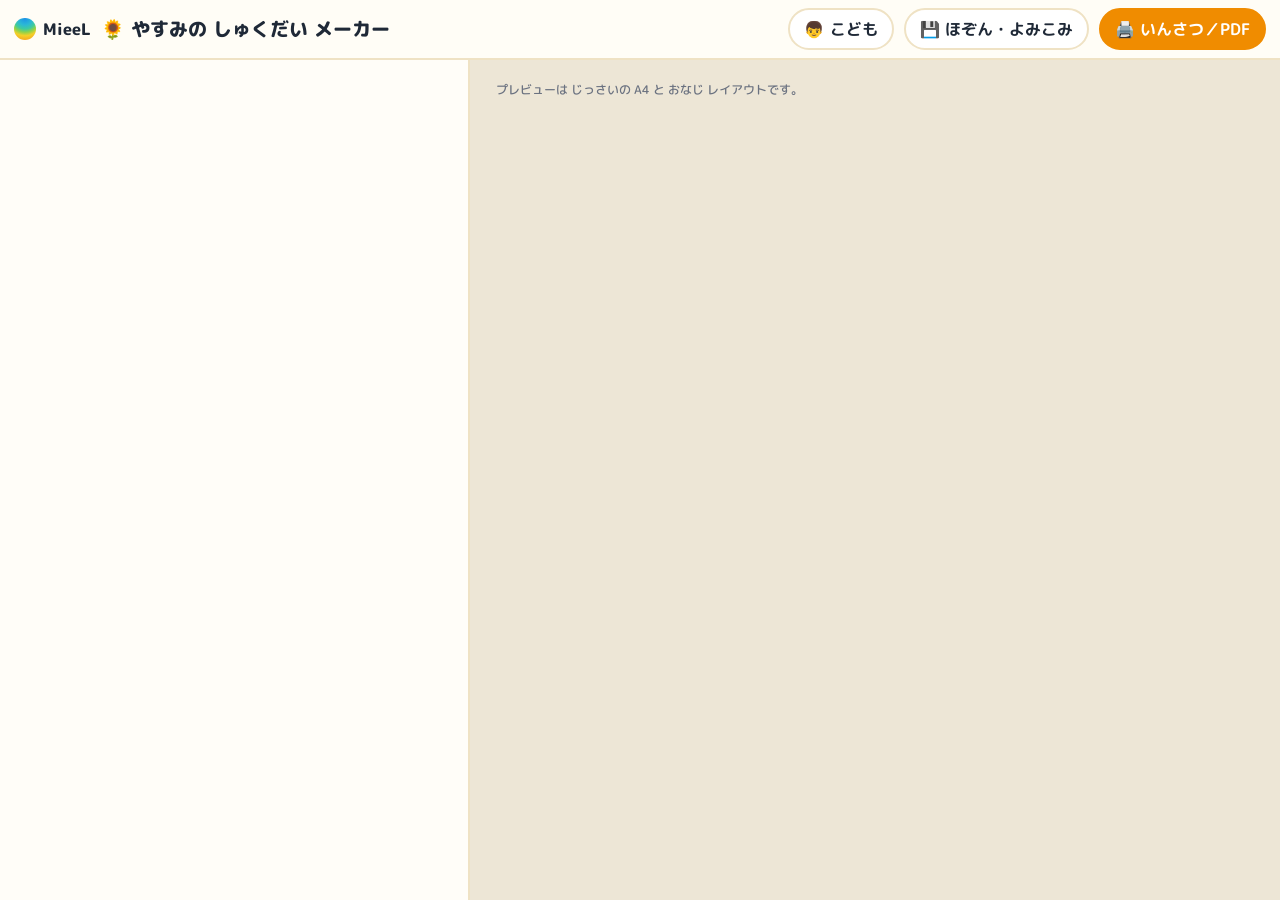
<file: _src/src.html>
<!DOCTYPE html>
<!--
  © 2026 MieeL（ミエル） https://www.mieel-support-school.com/  All rights reserved.
  学校・家庭・療育機関などで子どもの学習に使うこと、作ったプリントを印刷して配ることは自由です。
  プログラム・画像・文章の無断転載・複製、改変しての公開・再配布、販売はお断りします（くわしくは LICENSE.md）。
-->
<html lang="ja">
<head>
<meta charset="UTF-8">
<meta name="viewport" content="width=device-width, initial-scale=1, viewport-fit=cover">
<meta name="apple-mobile-web-app-capable" content="yes">
<meta name="apple-mobile-web-app-title" content="しゅくだい">
<meta name="theme-color" content="#FFF8E7">
<title>やすみの しゅくだい メーカー｜MieeL</title>
<link rel="icon" href="data:image/svg+xml,%3Csvg xmlns='http://www.w3.org/2000/svg' viewBox='0 0 100 100'%3E%3Ctext y='.9em' font-size='90'%3E%F0%9F%8C%BB%3C/text%3E%3C/svg%3E">
<link rel="apple-touch-icon" id="touchIcon" href="">
<link rel="preconnect" href="https://fonts.googleapis.com">
<link rel="preconnect" href="https://fonts.gstatic.com" crossorigin>
<link href="https://fonts.googleapis.com/css2?family=M+PLUS+Rounded+1c:wght@500;700;800&family=Klee+One:wght@600&display=swap" rel="stylesheet">
<style id="bookCss">/*__BOOKCSS__*/</style>
<style>
  :root { --bg: #FFF8E7; --ink: #1F2937; --sub: #6B7280; --line: #EFE2C4; --main: #F08C00; --main-d: #C46A00; --blue: #1C7ED6; --go: #2F9E44;
    --mieel: radial-gradient(circle at 50% 0%,#1B8FE8 0%,#2BB8D6 28%,#3FCB9E 45%,#8FD24A 58%,#F4D027 72%,#F7941E 100%);
    --emoji: "Apple Color Emoji","Segoe UI Emoji","Noto Color Emoji",sans-serif; }
  * { box-sizing: border-box; }
  html, body { margin: 0; height: 100%; }
  body { background: var(--bg); color: var(--ink); font-family: "M PLUS Rounded 1c","Hiragino Maru Gothic ProN","BIZ UDPGothic","Yu Gothic UI",sans-serif; font-weight: 500; display: flex; flex-direction: column; height: 100vh; height: 100dvh; overflow: hidden;
    padding: env(safe-area-inset-top) env(safe-area-inset-right) env(safe-area-inset-bottom) env(safe-area-inset-left); }
  button, input, select, textarea { font: inherit; color: inherit; }
  button { cursor: pointer; }
  .emo { font-family: var(--emoji); font-weight: 400; }
  .top { flex: none; display: flex; align-items: center; gap: 10px; padding: 8px 14px; border-bottom: 2px solid var(--line); background: #FFFDF6; flex-wrap: wrap; }
  .brand { display: flex; align-items: center; gap: 7px; white-space: nowrap; font-weight: 800; }
  .orb { width: 22px; height: 22px; border-radius: 50%; background: var(--mieel); }
  .apptitle { font-size: 19px; font-weight: 800; flex: 1; min-width: 200px; }
  .tb { height: 42px; padding: 0 14px; border-radius: 999px; border: 2px solid var(--line); background: #fff; font-weight: 700; display: inline-flex; align-items: center; gap: 6px; white-space: nowrap; }
  .tb.main { background: var(--main); border-color: var(--main); color: #fff; }
  .tb.blue { background: var(--blue); border-color: var(--blue); color: #fff; }
  .status { font-size: 12px; color: var(--sub); min-width: 80px; }
  .app { flex: 1; min-height: 0; display: grid; grid-template-columns: minmax(340px, 470px) minmax(0, 1fr); }
  .ed { overflow-y: auto; padding: 12px 14px 60px; border-right: 2px solid var(--line); background: #FFFDF8; }
  .pv { overflow-y: auto; padding: 16px; background: #EDE6D6; }
  @media (max-width: 900px) { .app { grid-template-columns: 1fr; grid-template-rows: auto auto; overflow-y: auto; display: block; } .ed { border-right: none; overflow: visible; } .pv { overflow: visible; } body { overflow: auto; } }
  .sec { background: #fff; border: 2px solid var(--line); border-radius: 16px; margin-bottom: 12px; overflow: hidden; }
  .sec > summary { list-style: none; cursor: pointer; padding: 12px 14px; font-weight: 800; font-size: 17px; display: flex; align-items: center; gap: 8px; }
  .sec > summary::-webkit-details-marker { display: none; }
  .sec > summary::after { content: '▼'; margin-left: auto; font-size: 12px; color: var(--sub); }
  .sec[open] > summary::after { content: '▲'; }
  .sec .in { padding: 0 14px 14px; }
  .fl { display: grid; gap: 4px; margin: 8px 0; }
  .fl > span { font-size: 13px; color: var(--sub); font-weight: 700; }
  .fl input[type=text], .fl input[type=date], .fl input[type=number], .fl select, .fl textarea { width: 100%; padding: 8px 10px; border: 2px solid #DDD3BD; border-radius: 10px; background: #fff; }
  .fl textarea { min-height: 66px; resize: vertical; }
  .two { display: grid; grid-template-columns: 1fr 1fr; gap: 8px; }
  .seg { display: flex; flex-wrap: wrap; gap: 5px; }
  .seg button { flex: 1; min-width: 70px; padding: 7px 6px; border-radius: 10px; border: 2px solid #DDD3BD; background: #fff; font-size: 13px; font-weight: 700; }
  .seg button.on { background: var(--ink); border-color: var(--ink); color: #fff; }
  .ck { display: flex; align-items: center; gap: 8px; margin: 6px 0; font-size: 14px; }
  .ck input { width: 22px; height: 22px; accent-color: var(--main); }
  .preset { display: grid; grid-template-columns: 1fr 1fr; gap: 6px; margin: 4px 0 8px; }
  .preset button { border: 2px solid #F5C978; background: #FFF4DB; border-radius: 12px; padding: 8px; font-size: 13px; font-weight: 700; text-align: left; line-height: 1.35; }
  .preset button small { display: block; color: var(--sub); font-weight: 500; font-size: 11px; }
  .note { font-size: 12px; color: var(--sub); line-height: 1.6; margin: 4px 0; }
  .plist { display: grid; gap: 8px; }
  .pitem { border: 2px solid var(--line); border-radius: 14px; background: #FFFEFA; }
  .pitem .ph { display: flex; align-items: center; gap: 8px; padding: 8px 10px; cursor: pointer; }
  .pitem .ph .e { font-size: 24px; }
  .pitem .ph .t { flex: 1; font-weight: 800; font-size: 15px; line-height: 1.3; }
  .pitem .ph .t small { display: block; font-weight: 500; color: var(--sub); font-size: 12px; }
  .pitem .ph .n { font-size: 12px; color: #fff; background: var(--main); border-radius: 999px; padding: 1px 8px; white-space: nowrap; }
  .mini { border: none; background: #F1EADB; border-radius: 8px; width: 30px; height: 30px; font-weight: 800; }
  .mini.warn { background: #FFE3E3; color: #C92A2A; }
  .pitem .po { padding: 2px 12px 12px; border-top: 2px dashed var(--line); }
  .addrow { display: grid; grid-template-columns: 1fr 1fr; gap: 8px; margin-top: 10px; }
  .big { border: none; border-radius: 14px; padding: 12px; font-weight: 800; font-size: 15px; color: #fff; background: var(--main); }
  .big.blue { background: var(--blue); }
  .big.gray { background: #E9ECEF; color: var(--ink); }
  .photos { display: grid; grid-template-columns: repeat(auto-fill, minmax(120px, 1fr)); gap: 8px; margin-top: 8px; }
  .pho { border: 2px solid var(--line); border-radius: 12px; padding: 5px; background: #fff; display: grid; gap: 4px; }
  .pho img { width: 100%; height: 80px; object-fit: cover; border-radius: 8px; }
  .pho input { width: 100%; padding: 4px 6px; border: 1.5px solid #DDD3BD; border-radius: 8px; font-size: 12px; }
  .pho .r { display: flex; gap: 4px; }
  .pho .r button { flex: 1; border: none; border-radius: 8px; padding: 4px; font-size: 12px; background: #F1EADB; }
  .pho .r button.on { background: var(--main); color: #fff; }
  .upl { display: inline-flex; align-items: center; justify-content: center; gap: 6px; border: 2px dashed #F5C978; background: #FFF9EB; border-radius: 12px; padding: 12px; width: 100%; font-weight: 800; cursor: pointer; }
  .pvbar { display: flex; align-items: center; gap: 10px; margin-bottom: 12px; flex-wrap: wrap; }
  .pvbar b { font-size: 16px; }
  .pw { margin: 0 auto 8px; background: #fff; box-shadow: 0 4px 16px rgba(0,0,0,.18); overflow: hidden; position: relative; }
  .pw > .bk-page, .pw > .bk-ext { transform-origin: top left; }
  .pwlab { text-align: center; font-size: 12px; color: #7B6F58; margin-bottom: 16px; }
  .modal { position: fixed; inset: 0; z-index: 90; background: rgba(17,24,39,.55); display: none; align-items: flex-start; justify-content: center; padding: 24px 12px; overflow-y: auto; }
  .modal.open { display: flex; }
  .panel { width: min(100%, 900px); background: #fff; border-radius: 22px; padding: 20px clamp(14px, 3vw, 28px) 24px; box-shadow: 0 20px 60px rgba(0,0,0,.3); }
  .panel h2 { margin: 0 0 6px; font-size: 22px; }
  .phead { display: flex; align-items: center; justify-content: space-between; gap: 10px; }
  .grid { display: grid; grid-template-columns: repeat(auto-fill, minmax(170px, 1fr)); gap: 10px; margin-top: 10px; }
  .gcard { border: 2px solid var(--line); background: #FFFEFA; border-radius: 16px; padding: 12px; text-align: left; display: flex; gap: 10px; align-items: flex-start; }
  .gcard .e { font-size: 30px; line-height: 1; }
  .gcard b { display: block; font-size: 15px; }
  .gcard small { color: var(--sub); font-size: 12px; line-height: 1.5; }
  .gcard:hover { border-color: var(--main); }
  .gh { margin: 14px 0 0; font-size: 15px; color: var(--main-d); }
  .chips { display: flex; flex-wrap: wrap; gap: 6px; margin: 4px 0 10px; }
  .chip { border: 2px solid #DDD3BD; background: #fff; border-radius: 999px; padding: 6px 12px; font-size: 13px; font-weight: 700; }
  .chip.on { background: var(--ink); border-color: var(--ink); color: #fff; }
  .loading { padding: 30px; text-align: center; color: var(--sub); }
  .err { background: #FFF5F5; border: 2px solid #FFC9C9; color: #C92A2A; border-radius: 12px; padding: 12px; font-size: 14px; line-height: 1.6; }
  .projs { display: grid; gap: 8px; margin-top: 10px; }
  .proj { display: flex; align-items: center; gap: 10px; border: 2px solid var(--line); border-radius: 14px; padding: 10px 12px; }
  .proj.cur { border-color: var(--main); background: #FFF4DB; }
  .proj .t { flex: 1; font-weight: 800; }
  .proj .t small { display: block; color: var(--sub); font-weight: 500; font-size: 12px; }
  .toast { position: fixed; left: 50%; bottom: 24px; transform: translateX(-50%); background: rgba(17,24,39,.92); color: #fff; padding: 12px 20px; border-radius: 12px; z-index: 99; display: none; font-weight: 700; }
  .toast.show { display: block; }
  #printRoot { display: none; }
  .mieel-foot { text-align: center; color: var(--sub); font-size: 12px; margin-top: 18px; line-height: 1.8; }
  .mieel-foot a { color: var(--blue); text-decoration: none; font-weight: 700; }
  @media print {
    @page { size: A4 portrait; margin: 0; }
    html, body { height: auto !important; overflow: visible !important; display: block !important; background: #fff !important; padding: 0 !important; }
    body > *:not(#printRoot) { display: none !important; }
    #printRoot { display: block !important; }
    #printRoot > * { break-after: page; page-break-after: always; }
    #printRoot > *:last-child { break-after: auto; page-break-after: auto; }
  }
</style>
</head>
<body>
<header class="top">
  <div class="brand"><span class="orb"></span>MieeL</div>
  <div class="apptitle"><span class="emo">🌻</span> やすみの しゅくだい メーカー</div>
  <span class="status" id="status"></span>
  <button class="tb" id="projBtn" type="button">👦 <span id="projName">こども</span></button>
  <button class="tb" id="fileBtn" type="button">💾 ほぞん・よみこみ</button>
  <button class="tb main" id="printBtn" type="button">🖨️ いんさつ／PDF</button>
</header>
<div class="app">
  <aside class="ed" id="ed"></aside>
  <section class="pv" id="pv"><div class="pvbar"><b id="pvCount"></b><span class="note">プレビューは じっさいの A4 と おなじ レイアウトです。</span></div><div id="pvPages"></div></section>
</div>
<div class="modal" id="m1"><div class="panel" id="m1p"></div></div>
<div class="toast" id="toast"></div>
<div id="printRoot"></div>
<input type="file" id="photoIn" accept="image/*" multiple hidden>
<input type="file" id="jsonIn" accept="application/json,.json" hidden>
<script>
(function () {
  'use strict';
  const $ = s => document.querySelector(s);
  const $$ = s => Array.from(document.querySelectorAll(s));
  const esc = s => String(s == null ? '' : s).replace(/[&<>"']/g, c => ({ '&': '&amp;', '<': '&lt;', '>': '&gt;', '"': '&quot;', "'": '&#39;' }[c]));
  const uid = () => Math.random().toString(36).slice(2, 10);
  function h(tag, props) {
    const el = document.createElement(tag);
    if (props) Object.keys(props).forEach(k => {
      const v = props[k]; if (v === null || v === undefined || v === false) return;
      if (k === 'class') el.className = v; else if (k === 'html') el.innerHTML = v; else if (k.slice(0, 2) === 'on') el.addEventListener(k.slice(2), v); else if (k === 'value') el.value = v; else el.setAttribute(k, v === true ? '' : v);
    });
    (function add(list) { list.forEach(c => { if (c === null || c === undefined || c === false) return; if (Array.isArray(c)) add(c); else el.appendChild(typeof c === 'string' || typeof c === 'number' ? document.createTextNode(String(c)) : c); }); })(Array.prototype.slice.call(arguments, 2));
    return el;
  }
  let toastT = null;
  function toast(m) { const t = $('#toast'); t.textContent = m; t.classList.add('show'); clearTimeout(toastT); toastT = setTimeout(() => t.classList.remove('show'), 2600); }
  function photoById(P, id) { return P.photos.find(p => p.id === id); }

/*__PAGES__*/

  /* ============================================================
     ほぞん（IndexedDB）
     ============================================================ */
  const DB = (() => {
    let dbp = null; const mem = {};
    function open() {
      if (dbp) return dbp;
      dbp = new Promise(res => {
        try { const r = indexedDB.open('mieel-shukudai', 1); r.onupgradeneeded = () => r.result.createObjectStore('projects', { keyPath: 'id' }); r.onsuccess = () => res(r.result); r.onerror = () => res(null); } catch (e) { res(null); }
      });
      return dbp;
    }
    const tx = (mode, fn) => open().then(db => db ? new Promise((res, rej) => { const t = db.transaction('projects', mode), s = t.objectStore('projects'), q = fn(s); t.oncomplete = () => res(q && q.result); t.onerror = () => rej(t.error); }) : null);
    return {
      put: o => tx('readwrite', s => s.put(o)).then(r => { if (r === null) mem[o.id] = o; }),
      get: id => tx('readonly', s => s.get(id)).then(r => r === null ? mem[id] : r),
      all: () => tx('readonly', s => s.getAll()).then(r => r === null ? Object.values(mem) : r),
      del: id => tx('readwrite', s => s.delete(id)).then(r => { if (r === null) delete mem[id]; })
    };
  })();
  const LS = 'shukudai.last';
  function defaultDates(kind) {
    const n = new Date(); let y = n.getFullYear();
    if (kind === 'winter') { if (n.getMonth() < 2) y--; return [y + '-12-25', (y + 1) + '-01-07']; }
    if (kind === 'spring') { if (n.getMonth() > 3) y++; return [y + '-03-24', y + '-04-06']; }
    if (n.getMonth() > 8) y++;
    return [y + '-07-20', y + '-08-31'];
  }
  function mk(type, o) { return Object.assign({ pid: uid(), type }, PAGE_TYPES[type].def(), o || {}); }
  function defaultPages(kind) {
    if (kind === 'winter') return [mk('cover'), mk('list'), mk('calendar', { events: '1/1:おしょうがつ' }), mk('daily'), mk('diary', { count: 2 }), mk('kakizome'), mk('nengajo'), mk('writing'), mk('photos'), mk('chores'), mk('cert')];
    if (kind === 'spring') return [mk('cover'), mk('list'), mk('calendar'), mk('daily'), mk('diary', { count: 2 }), mk('photos'), mk('writing'), mk('cert')];
    return [mk('cover'), mk('list'), mk('calendar', { perPage: 2 }), mk('daily'), mk('diary'), mk('photos'), mk('observe'), mk('chores'), mk('rhythm'), mk('reading'), mk('writing'), mk('free'), mk('cert')];
  }
  function newProject(kind, base) {
    const d = defaultDates(kind);
    return Object.assign({ id: 'p' + uid(), v: 1, kind, start: d[0], end: d[1], child: '', school: '', klass: '', teacher: '', title: '',
      style: { nameMode: 'write', dateMode: 'write', writeMode: 'masu', masu: 'M', lineGap: 'M', weather: 'circle', kanji: false },
      pages: defaultPages(kind), photos: [], extCss: {}, coverPhoto: null, updated: Date.now() }, base || {});
  }
  let P = null, saveT = null;
  function touch(re) {
    P.updated = Date.now(); $('#status').textContent = '…';
    clearTimeout(saveT); saveT = setTimeout(() => DB.put(P).then(() => { $('#status').textContent = '✓ ほぞん しました'; }).catch(() => { $('#status').textContent = '⚠ ほぞん できません'; }), 500);
    if (re !== false) schedule();
  }

  /* ============================================================
     ほかの アプリの プリント（おなじ サイトの アプリを よびだす）
     ============================================================ */
  const ROOT = location.pathname.split('/').slice(0, -2).join('/') + '/';
  const CATALOG = [
    { g: '📚 こくご', apps: [['kazu1/hiragana1', 'あ', 'ひらがな'], ['kazu1/katakana', '🔤', 'カタカナ'], ['kazu1/dakuon_handakuon', 'が', 'だくおん・はんだくおん'], ['kazu1/kanji', '🈁', 'かんじ'], ['joshi', '🧩', 'じょしの れんしゅう'], ['happyou-burge', '🍔', 'はっぴょう バーガー'], ['kazu1/bunsyou', '📖', 'ぶんしょう れんしゅう'], ['kazu1/bunshoudai2', '🔎', 'ものがたりを よみとろう'], ['kazu1/kotobakimoti', '💬', 'ちくちく・あったか ことば'], ['kazu1/kurabekko', '🧩', 'くらべっこ']] },
    { g: '🔢 さんすう', apps: [['patto-kazu', '⚫', 'ぱっと かず'], ['sakuranbo-keisan', '🍒', 'さくらんぼ けいさん'], ['hissan', '✏️', 'ひっさん マスター'], ['kazu1/kazu1', '🔢', 'かずを まなぼう'], ['kazu1/keisan', '➕', 'たしざん・ひきざん'], ['kazu1/bunshoudai', '🧮', 'ぶんしょうだい'], ['kazu1/tokei', '🕰️', 'とけい'], ['kazu1/jikan_keisan', '⏱️', 'じかんの けいさん'], ['kazu1/okane', '🪙', 'おかね'], ['kazu1/okane2', '🛒', 'おかいもの'], ['kazu1/nagasa', '📏', 'ながさ'], ['kazu1/omosa', '⚖️', 'おもさ'], ['kazu1/kasa', '🥤', 'かさ'], ['kazu1/katachi', '🔺', 'かたち'], ['kazu1/tizu_houkou', '🧭', 'ちずと ほうこう'], ['kazu1/youbi_karenda', '🗓️', 'ようびと カレンダー']] },
    { g: '🏠 せいかつ・なかまわけ', apps: [['nakamawake', '🧺', 'なかまわけ'], ['cooldown', '🌋', 'こころの火山 クールダウン'], ['kazu1/aisatu', '🙋', 'あいさつ'], ['kazu1/bousai', '🚨', 'ぼうさい'], ['kazu1/koutuu', '🚦', 'こうつう あんぜん'], ['kazu1/gomi_bunbetu', '🗑️', 'ごみの ぶんべつ'], ['kazu1/karadatokenkou', '🧍', 'からだと けんこう'], ['kazu1/kisetu_gyouji', '🎏', 'きせつと ぎょうじ']] }
  ];
  const apis = {};
  function loadApi(path) {
    if (apis[path]) return apis[path];
    const pr = new Promise((res, rej) => {
      const f = document.createElement('iframe');
      f.style.cssText = 'position:fixed;left:-12000px;top:0;width:1100px;height:1500px;border:0';
      f.setAttribute('aria-hidden', 'true'); f.tabIndex = -1;
      let done = false; const fail = m => { if (!done) { done = true; f.remove(); rej(new Error(m)); } };
      f.onload = () => {
        let n = 0;
        const t = setInterval(() => {
          n++; let api = null;
          try { api = f.contentWindow.MieelPrintAPI; } catch (e) { clearInterval(t); return fail('cross'); }
          if (api) { clearInterval(t); done = true; res({ api, win: f.contentWindow }); }
          else if (n > 80) { clearInterval(t); fail('noapi'); }
        }, 150);
      };
      setTimeout(() => fail('timeout'), 25000);
      f.src = ROOT + path + '/?embed=1';
      document.body.appendChild(f);
    });
    apis[path] = pr; pr.catch(() => { delete apis[path]; });
    return pr;
  }
  // そのアプリの CSS（:root → :host、JS で つけた いろ なども いっしょに）
  function cssOf(win, css) {
    let extra = '';
    try { extra = win.document.documentElement.style.cssText || ''; } catch (e) { /* 無視 */ }
    return css.replace(/:root/g, ':host') + (extra ? '\n:host{' + extra + '}' : '');
  }
  async function buildExt(pg) {
    const { api, win } = await loadApi(pg.app);
    const pages = [];
    let css = '';
    for (let i = 0; i < Math.max(1, +pg.copies || 1); i++) { const r = await api.build(pg.item, pg.params || {}); css = r.css; r.pages.forEach(x => pages.push(x)); }
    P.extCss[pg.app] = cssOf(win, css);
    pg.cache = { pages, at: Date.now() };
  }
  function extHost(html, css) {
    const host = h('div', { class: 'bk-ext' });
    try { const sr = host.attachShadow({ mode: 'open' }); sr.innerHTML = '<style>' + css + '</style>' + html; }
    catch (e) { host.innerHTML = html; }
    return host;
  }

  /* ============================================================
     A4 ページを ならべる
     ============================================================ */
  function buildBook() {
    const items = [];
    P.pages.forEach(pg => {
      if (pg.type === 'ext') { ((pg.cache && pg.cache.pages) || []).forEach(x => items.push({ ext: true, html: x, css: P.extCss[pg.app] || '' })); return; }
      const T = PAGE_TYPES[pg.type]; if (!T) return;
      try { T.make(P, pg).forEach(x => items.push({ html: x })); }
      catch (e) { items.push({ html: '<div class="bk-page"><div class="err">ページを つくれませんでした：' + esc(T.n) + '（' + esc(e.message) + '）</div></div>' }); }
    });
    const own = items.filter(x => !x.ext).length; let k = 0;
    items.forEach(x => { if (!x.ext) { k++; x.html = x.html.replace('%PG%', k + ' / ' + own); } });
    return items;
  }
  function pageEl(it) { if (it.ext) return extHost(it.html, it.css); const w = h('div'); w.innerHTML = it.html; return w.firstElementChild || w; }
  let renderT = null;
  function schedule() { clearTimeout(renderT); renderT = setTimeout(renderPreview, 350); }
  function renderPreview() {
    const box = $('#pvPages'); if (!box) return;
    const items = buildBook();
    const W = Math.max(260, Math.min(820, box.clientWidth - 10)), MM = 96 / 25.4, sc = W / (210 * MM);
    box.innerHTML = '';
    items.forEach((it, i) => {
      const w = h('div', { class: 'pw', style: 'width:' + W + 'px;height:' + (297 * MM * sc) + 'px' }), el = pageEl(it);
      el.style.transform = 'scale(' + sc + ')';
      w.appendChild(el); box.appendChild(w); box.appendChild(h('div', { class: 'pwlab' }, (i + 1) + ' ページ' + (it.ext ? '（アプリの プリント）' : '')));
    });
    $('#pvCount').textContent = '📄 ぜんぶで ' + items.length + ' ページ';
  }
  window.addEventListener('resize', schedule);

  /* ============================================================
     へんしゅう がめん
     ============================================================ */
  const seg = (opts, cur, on) => h('div', { class: 'seg' }, opts.map(o => h('button', { type: 'button', class: String(cur) === String(o[0]) ? 'on' : '', onclick: () => on(o[0]) }, o[1])));
  const fld = (label, el) => h('label', { class: 'fl' }, h('span', null, label), el);
  const inp = (obj, key, ph, type, re) => h('input', { type: type || 'text', value: obj[key] == null ? '' : obj[key], placeholder: ph || '', oninput: e => { obj[key] = type === 'number' ? +e.target.value : e.target.value; touch(); if (re) re(); } });
  const ta = (obj, key, ph) => h('textarea', { placeholder: ph || '', oninput: e => { obj[key] = e.target.value; touch(); } }, obj[key] || '');
  const ck = (obj, key, label) => h('label', { class: 'ck' }, h('input', { type: 'checkbox', checked: !!obj[key], onchange: e => { obj[key] = e.target.checked; touch(); renderEditor(); } }), label);
  const openState = {};
  function sec(id, title, kids, open) {
    const d = h('details', { class: 'sec' }, h('summary', null, title), h('div', { class: 'in' }, kids));
    if (openState[id] === undefined ? open : openState[id]) d.open = true;
    d.addEventListener('toggle', () => { openState[id] = d.open; });
    return d;
  }
  const PRESETS = [
    { n: '✋ かくのが にがて', d: 'えらんで ○を つける・なまえは なぞる', s: { nameMode: 'trace', dateMode: 'print', writeMode: 'choose', masu: 'L', weather: 'circle', kanji: false } },
    { n: '✏️ なぞりから', d: 'うすい もじを なぞる・おおきい マス', s: { nameMode: 'trace', dateMode: 'trace', writeMode: 'trace', masu: 'L', weather: 'circle', kanji: false } },
    { n: '🟩 マスに かける', d: 'ふつうの マス・ひづけも かく', s: { nameMode: 'write', dateMode: 'write', writeMode: 'masu', masu: 'M', weather: 'circle', kanji: false } },
    { n: '📏 ぎょうに かける', d: 'せんの うえに かく・かんじ（ふりがな）', s: { nameMode: 'write', dateMode: 'write', writeMode: 'line', lineGap: 'M', weather: 'write', kanji: true } }
  ];
  function renderEditor() {
    const ed = $('#ed'), y = ed.scrollTop; ed.innerHTML = '';
    const S = P.style, K = KINDS[P.kind];
    ed.append(
      sec('child', '👦 こども', [
        h('div', { class: 'two' }, fld('なまえ', inp(P, 'child', 'やまだ はなこ', 'text', updateProjName)), fld('くみ', inp(P, 'klass', '1ねん 1くみ'))),
        h('div', { class: 'two' }, fld('がっこう', inp(P, 'school', '〇〇とくべつしえんがっこう')), fld('せんせい', inp(P, 'teacher', 'たんにん'))),
        h('p', { class: 'note' }, '👦 ボタンから、こどもごとに べつの しゅくだいを つくって ほぞん できます。')], true),
      sec('kind', K.icon + ' やすみ', [
        fld('やすみの しゅるい', seg([['summer', '🌻 なつやすみ'], ['winter', '⛄ ふゆやすみ'], ['spring', '🌸 はるやすみ']], P.kind, v => { if (v === P.kind) return; if (confirm('ページを ' + KINDS[v].n + ' むけに いれかえますか？（いまの ページの せっていは きえます）')) { P.pages = defaultPages(v); const d = defaultDates(v); P.start = d[0]; P.end = d[1]; } P.kind = v; touch(); renderEditor(); })),
        h('div', { class: 'two' }, fld('はじまり', inp(P, 'start', '', 'date')), fld('おわり', inp(P, 'end', '', 'date'))),
        fld('ひょうしの タイトル', inp(P, 'title', K.n + 'の しゅくだい'))], true),
      sec('style', '✍️ かく ちから（こどもの じったい）', [
        h('p', { class: 'note' }, 'まず ちかい ものを えらんで、そのあと こまかく かえられます。ぜんぶの ページに はんえい されます。'),
        h('div', { class: 'preset' }, PRESETS.map(pr => h('button', { type: 'button', onclick: () => { Object.assign(P.style, pr.s); touch(); renderEditor(); toast(pr.n + ' に しました'); } }, pr.n, h('small', null, pr.d)))),
        fld('なまえ', seg([['print', 'いんさつ'], ['trace', 'なぞる'], ['write', 'じぶんで かく']], S.nameMode, v => { S.nameMode = v; touch(); renderEditor(); })),
        fld('ひづけ', seg([['print', 'いんさつ'], ['trace', 'なぞる'], ['write', '（　）に かく']], S.dateMode, v => { S.dateMode = v; touch(); renderEditor(); })),
        fld('ぶんを かく ところ', seg([['trace', 'なぞり'], ['masu', 'マス'], ['line', 'せん'], ['choose', 'えらんで ○']], S.writeMode, v => { S.writeMode = v; touch(); renderEditor(); })),
        S.writeMode === 'line' ? fld('せんの はば', seg([['L', 'ひろい'], ['M', 'ふつう'], ['S', 'せまい']], S.lineGap, v => { S.lineGap = v; touch(); renderEditor(); })) : fld('マスの おおきさ', seg([['L', 'おおきい 18mm'], ['M', 'ふつう 14mm'], ['S', 'ちいさい 10mm']], S.masu, v => { S.masu = v; touch(); renderEditor(); })),
        fld('てんき', seg([['circle', 'えに ○'], ['write', 'じで かく']], S.weather, v => { S.weather = v; touch(); renderEditor(); })),
        fld('みだしの もじ', seg([[false, 'ひらがな'], [true, 'かんじ＋ふりがな']], !!S.kanji, v => { S.kanji = v === true || v === 'true'; touch(); renderEditor(); }))], true),
      sec('photos', '📷 しゃしん（' + P.photos.length + 'まい）', [
        h('p', { class: 'note' }, 'やすみの あいだの しゃしんを いれると「おもいで しゃしん」「えにっき」「ひょうし」に はいります。やすみの まえに くばる ときは、しゃしんなしで「しゃしんを はろう」の わくが でます。'),
        h('button', { type: 'button', class: 'upl', onclick: () => $('#photoIn').click() }, '📷 しゃしんを えらぶ（いくつでも）'),
        h('div', { class: 'photos' }, P.photos.map(p => h('div', { class: 'pho' }, h('img', { src: p.src, alt: '' }),
          h('input', { type: 'date', value: p.date || '', oninput: e => { p.date = e.target.value; touch(); } }),
          h('input', { type: 'text', value: p.caption || '', placeholder: 'ひとこと（れい：うみ）', oninput: e => { p.caption = e.target.value; touch(); } }),
          h('div', { class: 'r' }, h('button', { type: 'button', class: P.coverPhoto === p.id ? 'on' : '', onclick: () => { P.coverPhoto = P.coverPhoto === p.id ? null : p.id; touch(); renderEditor(); } }, '📘 ひょうし'),
            h('button', { type: 'button', onclick: () => { const i = P.photos.indexOf(p); if (i > 0) { P.photos.splice(i, 1); P.photos.splice(i - 1, 0, p); touch(); renderEditor(); } } }, '◀'),
            h('button', { type: 'button', onclick: () => { if (confirm('この しゃしんを けしますか？')) { P.photos.splice(P.photos.indexOf(p), 1); if (P.coverPhoto === p.id) P.coverPhoto = null; touch(); renderEditor(); } } }, '🗑'))))) ], false),
      sec('pages', '📄 しゅくだいの ページ（' + P.pages.length + '）', [
        h('div', { class: 'plist' }, P.pages.map((pg, i) => pageItem(pg, i))),
        h('div', { class: 'addrow' }, h('button', { type: 'button', class: 'big', onclick: openAddPage }, '＋ ページを ついか'), h('button', { type: 'button', class: 'big blue', onclick: () => openExt(null) }, '🧩 アプリの プリントを ついか'))], true),
      h('div', { class: 'mieel-foot' }, h('div', null, h('b', null, 'MieeL'), ' ', h('a', { href: 'https://www.mieel-support-school.com/', target: '_blank', rel: 'noopener' }, 'www.mieel-support-school.com')), 'データは この たんまつの なかだけに ほぞん されます。© MieeL　学校や家庭での利用は自由です（無断転載・再配布・販売はお断り）。')
    );
    ed.scrollTop = y;
  }
  const pageOpen = {};
  function pageItem(pg, i) {
    const T = PAGE_TYPES[pg.type];
    const nm = pg.type === 'ext' ? (pg.itemName || 'プリント') : (pg.title && pg.type !== 'free' ? pg.title : T.n);
    const sub = pg.type === 'ext' ? (pg.appTitle || '') + (pg.cache ? '' : '（まだ つくって いません）') : T.d;
    const cnt = countPages(pg);
    const body = pageOpen[pg.pid] ? h('div', { class: 'po' }, pageOpts(pg)) : null;
    return h('div', { class: 'pitem' },
      h('div', { class: 'ph', onclick: e => { if (e.target.closest('button')) return; pageOpen[pg.pid] = !pageOpen[pg.pid]; renderEditor(); } },
        h('span', { class: 'e emo' }, pg.type === 'ext' ? (pg.icon || '🧩') : T.e), h('span', { class: 't' }, nm, h('small', null, sub)), h('span', { class: 'n' }, cnt + 'ページ'),
        h('button', { type: 'button', class: 'mini', 'aria-label': 'うえへ', onclick: () => { if (i > 0) { P.pages.splice(i, 1); P.pages.splice(i - 1, 0, pg); touch(); renderEditor(); } } }, '↑'),
        h('button', { type: 'button', class: 'mini', 'aria-label': 'したへ', onclick: () => { if (i < P.pages.length - 1) { P.pages.splice(i, 1); P.pages.splice(i + 1, 0, pg); touch(); renderEditor(); } } }, '↓'),
        h('button', { type: 'button', class: 'mini warn', 'aria-label': 'けす', onclick: () => { if (confirm('「' + nm + '」を けしますか？')) { P.pages.splice(i, 1); touch(); renderEditor(); } } }, '✕')),
      body);
  }
  function countPages(pg) {
    if (pg.type === 'ext') return pg.cache && pg.cache.pages ? pg.cache.pages.length : 0;
    try { return PAGE_TYPES[pg.type].make(P, pg).length; } catch (e) { return 0; }
  }
  function pageOpts(pg) {
    const re = () => { touch(); renderEditor(); };
    const S = (label, key, opts) => fld(label, seg(opts, pg[key], v => { pg[key] = (typeof pg[key] === 'number' || /^\d+$/.test(String(v))) ? +v : v; re(); }));
    const N = (label, key, min, max) => fld(label, h('input', { type: 'number', min: String(min), max: String(max), value: pg[key], onchange: e => { pg[key] = Math.max(min, Math.min(max, +e.target.value || min)); re(); } }));
    switch (pg.type) {
      case 'cover': return [h('p', { class: 'note' }, 'タイトルや なまえは うえの「こども」「やすみ」で かえられます。ひょうしの しゃしんは 📷 しゃしん で「📘 ひょうし」を おします。')];
      case 'list': return [fld('ほかに やること（1ぎょうに 1つ。れい：まいにち はみがき）', ta(pg, 'extra')), h('p', { class: 'note' }, 'ほかの ページは じどうで いちらんに はいります。')];
      case 'calendar': return [S('1ページに', 'perPage', [[1, '1かげつ（おおきい）'], [2, '2かげつ']]), fld('よてい（れい：8/15:とうこうび）1ぎょうに 1つ', ta(pg, 'events'))];
      case 'daily': return [S('かきかた', 'span', [['week', '1しゅうかんの ひょう'], ['all', 'まいにち'], ['weekday', 'へいじつ'], ['every2', '2にちに 1かい'], ['every3', '3にちに 1かい'], ['week1', '1しゅうかんに 1かい']]),
        pg.span !== 'week' ? S('1ページに', 'perPage', [[1, '1にちぶん'], [2, '2にちぶん']]) : null,
        fld('できた こと（, で くぎる）', inp(pg, 'items')), ck(pg, 'clock', '⏰ おきた・ねた じかん'), ck(pg, 'comment', '💬 ひとこと'), pg.span !== 'week' ? ck(pg, 'photo', '📷 しゃしん・えの わく') : null,
        P.style.writeMode === 'trace' ? fld('なぞる ぶん（ひとこと）', inp(pg, 'trace', 'きょうは ')) : null];
      case 'diary': return [N('まいすう', 'count', 1, 40), ck(pg, 'photos', '📷 しゃしんを じゅんばんに いれる（えの かわりに）'), P.style.writeMode === 'trace' ? fld('なぞる ぶん', inp(pg, 'trace', 'きょうは ')) : null];
      case 'photos': return [S('1ページの しゃしん', 'perPage', [[1, '1まい'], [2, '2まい'], [4, '4まい']]), N('しゃしんが ない ときの わくの かず', 'blank', 1, 8), ck(pg, 'comment', '💬 ひとこと らん')];
      case 'observe': return [fld('かんさつ する もの', inp(pg, 'subject')), N('まいすう', 'count', 1, 30), fld('はかる こと', inp(pg, 'measure'))];
      case 'chores': return [fld('おてつだい（1ぎょうに 1つ）', ta(pg, 'items'))];
      case 'rhythm': return [h('div', { class: 'two' }, fld('おきる めあて', inp(pg, 'wake')), fld('ねる めあて', inp(pg, 'sleep')))];
      case 'reading': return [N('ページ（1ページに 3さつ）', 'pages', 1, 10)];
      case 'writing': return [fld('ことば（からっぽ なら きせつの ことば）', ta(pg, 'words', 'すいか はなび ひまわり'))];
      case 'kakizome': return [fld('かく ことば（8もじ まで）', inp(pg, 'text'))];
      case 'free': return [fld('タイトル', inp(pg, 'title')), S('かたち', 'layout', [['both', 'え＋ぶん'], ['draw', 'えだけ'], ['write', 'ぶんだけ']])];
      case 'cert': return [fld('メッセージ（からっぽ なら おまかせ）', ta(pg, 'msg'))];
      case 'ext': return [h('p', { class: 'note' }, (pg.appTitle || '') + '／' + (pg.itemName || '') + '　' + paramText(pg)),
        h('div', { class: 'addrow' }, h('button', { type: 'button', class: 'big gray', onclick: () => regen(pg) }, '🔄 べつの もんだい'), h('button', { type: 'button', class: 'big gray', onclick: () => openExt(pg) }, '✏️ せっていを かえる'))];
      default: return [];
    }
  }
  function paramText(pg) { const p = pg.params || {}; return Object.keys(p).map(k => (pg.labels && pg.labels[k] ? pg.labels[k] : k) + '：' + (pg.valLabels && pg.valLabels[k] ? pg.valLabels[k] : p[k])).join('・') + (pg.copies > 1 ? '・' + pg.copies + 'かいぶん' : ''); }
  async function regen(pg) { toast('つくりなおして います…'); try { await buildExt(pg); touch(); renderEditor(); toast('あたらしい もんだいに しました'); } catch (e) { extError(e); } }
  function updateProjName() { $('#projName').textContent = P.child || 'こども'; }

  /* ---------- ページを ついか ---------- */
  function openM(fill) { const p = $('#m1p'); p.innerHTML = ''; fill(p); $('#m1').classList.add('open'); $('#m1').scrollTop = 0; }
  function closeM() { $('#m1').classList.remove('open'); }
  $('#m1').addEventListener('click', e => { if (e.target.id === 'm1') closeM(); });
  function openAddPage() {
    openM(p => p.append(h('div', { class: 'phead' }, h('h2', null, '＋ ページを ついか'), h('button', { type: 'button', class: 'tb', onclick: closeM }, 'とじる')),
      h('div', { class: 'grid' }, Object.keys(PAGE_TYPES).filter(k => k !== 'ext').map(k => { const T = PAGE_TYPES[k]; return h('button', { type: 'button', class: 'gcard', onclick: () => { const pg = mk(k); const ci = P.pages.findIndex(x => x.type === 'cert'); if (ci >= 0) P.pages.splice(ci, 0, pg); else P.pages.push(pg); pageOpen[pg.pid] = true; touch(); renderEditor(); closeM(); toast(T.n + ' を ついか しました'); } }, h('span', { class: 'e emo' }, T.e), h('span', null, h('b', null, T.n), h('small', null, T.d))); }))));
  }

  /* ---------- アプリの プリントを ついか ---------- */
  function extError(e) {
    const m = String(e && e.message || e);
    const msg = m === 'cross' || location.protocol === 'file:' ? 'この きのうは、MieeL の アプリと おなじ サイト（oyamasnow358.github.io）に こうかい した ときに つかえます。' : m === 'timeout' || m === 'noapi' ? 'アプリを よみこめませんでした。インターネットに つながって いるか たしかめて、もういちど おしてください。' : 'エラー：' + m;
    toast('よみこめませんでした');
    return h('div', { class: 'err' }, msg);
  }
  function openExt(edit) {
    let path = edit ? edit.app : null;
    const draw = (p, step, data) => {
      p.innerHTML = '';
      p.append(h('div', { class: 'phead' }, h('h2', null, '🧩 アプリの プリントを ついか'), h('button', { type: 'button', class: 'tb', onclick: closeM }, 'とじる')));
      if (step === 'app') {
        p.append(h('p', { class: 'note' }, 'MieeL の アプリで つくれる プリントを、この しゅくだいに いれられます。アプリを えらんでください。'));
        CATALOG.forEach(c => p.append(h('div', { class: 'gh' }, c.g), h('div', { class: 'grid' }, c.apps.map(a => h('button', { type: 'button', class: 'gcard', onclick: () => pickApp(a) }, h('span', { class: 'e emo' }, a[1]), h('span', null, h('b', null, a[2]), h('small', null, a[0].indexOf('kazu1/') !== 0 ? '' : 'きょうざい ライブラリ')))))));
      } else if (step === 'load') p.append(h('div', { class: 'loading' }, '⏳ ', data.title, ' を よみこんで います…'));
      else if (step === 'err') p.append(data, h('div', { class: 'addrow' }, h('button', { type: 'button', class: 'big gray', onclick: () => draw(p, 'app') }, '◀ アプリを えらびなおす')));
      else if (step === 'item') {
        const { a, list } = data;
        let cur = edit && edit.app === a[0] ? list.find(x => x.id === edit.item) : null;
        const vals = Object.assign({}, edit && edit.app === a[0] ? edit.params : {});
        let copies = edit && edit.app === a[0] ? (edit.copies || 1) : 1;
        const body = h('div');
        const redraw = () => {
          body.innerHTML = '';
          body.append(h('div', { class: 'gh' }, '① プリントの しゅるい'), h('div', { class: 'chips' }, list.map(it => h('button', { type: 'button', class: 'chip' + (cur && cur.id === it.id ? ' on' : ''), onclick: () => { cur = it; it.params.forEach(pp => { if (vals[pp.key] === undefined) vals[pp.key] = pp.def; }); redraw(); } }, (it.icon ? it.icon + ' ' : '') + it.name))));
          if (cur) {
            cur.params.forEach(pp => { if (vals[pp.key] === undefined) vals[pp.key] = pp.def; body.append(h('div', { class: 'gh' }, pp.label), h('div', { class: 'chips' }, pp.opts.map(o => h('button', { type: 'button', class: 'chip' + (String(vals[pp.key]) === String(o[0]) ? ' on' : ''), onclick: () => { vals[pp.key] = o[0]; redraw(); } }, o[1])))); });
            body.append(h('div', { class: 'gh' }, 'なんかい ぶん（もんだいを かえて くりかえす）'), h('div', { class: 'chips' }, [1, 2, 3, 4, 5].map(n => h('button', { type: 'button', class: 'chip' + (copies === n ? ' on' : ''), onclick: () => { copies = n; redraw(); } }, n + 'かい'))));
            body.append(h('div', { class: 'addrow' }, h('button', { type: 'button', class: 'big gray', onclick: () => draw(p, 'app') }, '◀ アプリを えらびなおす'),
              h('button', { type: 'button', class: 'big', onclick: async e => {
                e.currentTarget.disabled = true; e.currentTarget.textContent = '⏳ つくって います…';
                const pg = edit || { pid: uid(), type: 'ext' };
                Object.assign(pg, { app: a[0], appTitle: a[2], icon: a[1], item: cur.id, itemName: cur.name, params: Object.assign({}, vals), copies,
                  labels: Object.fromEntries(cur.params.map(x => [x.key, x.label])), valLabels: Object.fromEntries(cur.params.map(x => { const o = x.opts.find(o => String(o[0]) === String(vals[x.key])); return [x.key, o ? o[1] : vals[x.key]]; })) });
                try {
                  await buildExt(pg);
                  if (!edit) { const ci = P.pages.findIndex(x => x.type === 'cert'); if (ci >= 0) P.pages.splice(ci, 0, pg); else P.pages.push(pg); }
                  touch(); renderEditor(); closeM(); toast((cur.icon || '') + ' ' + cur.name + '（' + pg.cache.pages.length + 'ページ）を いれました');
                } catch (err) { draw(p, 'err', extError(err)); }
              } }, edit ? '✅ これに かえる' : '✅ しゅくだいに いれる')));
          }
        };
        p.append(h('p', { class: 'note' }, h('b', null, a[1] + ' ' + a[2]), '　の プリントを えらんでください。'), body);
        redraw();
      }
    };
    const pickApp = async a => {
      const p = $('#m1p'); draw(p, 'load', { title: a[2] });
      try { const { api } = await loadApi(a[0]); draw(p, 'item', { a, list: api.list() }); }
      catch (e) { draw(p, 'err', extError(e)); }
    };
    openM(p => { if (path) { const a = CATALOG.reduce((x, c) => x.concat(c.apps), []).find(x => x[0] === path) || [path, edit.icon, edit.appTitle]; pickApp(a); } else draw(p, 'app'); });
  }

  /* ---------- しゃしん ---------- */
  function resize(file) {
    return new Promise((res, rej) => { const u = URL.createObjectURL(file), img = new Image(); img.onload = () => { const sc = Math.min(1, 1400 / Math.max(img.width, img.height)), c = document.createElement('canvas'); c.width = Math.round(img.width * sc); c.height = Math.round(img.height * sc); const g = c.getContext('2d'); g.fillStyle = '#fff'; g.fillRect(0, 0, c.width, c.height); g.drawImage(img, 0, 0, c.width, c.height); URL.revokeObjectURL(u); res(c.toDataURL('image/jpeg', .82)); }; img.onerror = () => { URL.revokeObjectURL(u); rej(); }; img.src = u; });
  }
  $('#photoIn').addEventListener('change', async e => {
    const files = Array.from(e.target.files || []); e.target.value = '';
    if (!files.length) return;
    toast('しゃしんを よみこんで います…');
    for (const f of files) { try { const src = await resize(f); const d = f.lastModified ? ymd(new Date(f.lastModified)) : ''; P.photos.push({ id: 'ph' + uid(), src, date: d >= P.start && d <= P.end ? d : '', caption: '' }); } catch (err) { /* よめない ファイルは とばす */ } }
    P.photos.sort((a, b) => String(a.date || '9').localeCompare(String(b.date || '9')));
    openState.photos = true; touch(); renderEditor(); toast('しゃしんを ' + files.length + 'まい いれました');
  });

  /* ---------- こども（プロジェクト） ---------- */
  async function openProjects() {
    const list = (await DB.all()).sort((a, b) => b.updated - a.updated);
    openM(p => p.append(h('div', { class: 'phead' }, h('h2', null, '👦 こどもごとの しゅくだい'), h('button', { type: 'button', class: 'tb', onclick: closeM }, 'とじる')),
      h('p', { class: 'note' }, 'こどもごとに、かく ちから や ページを かえて ほぞん できます。「この せっていで あたらしく」で、いまの ページの くみあわせの まま べつの こを つくれます。'),
      h('div', { class: 'projs' }, list.map(x => h('div', { class: 'proj' + (x.id === P.id ? ' cur' : '') }, h('span', { class: 'emo', style: 'font-size:26px' }, (KINDS[x.kind] || KINDS.summer).icon),
        h('span', { class: 't' }, x.child || '（なまえ なし）', h('small', null, (KINDS[x.kind] || KINDS.summer).n + '・' + (x.pages || []).length + 'ページ・' + new Date(x.updated).toLocaleDateString('ja-JP'))),
        x.id !== P.id ? h('button', { type: 'button', class: 'tb', onclick: () => { P = x; localStorage.setItem(LS, P.id); updateProjName(); renderEditor(); schedule(); closeM(); } }, 'ひらく') : h('b', { style: 'color:var(--main-d)' }, 'いま'),
        h('button', { type: 'button', class: 'tb', onclick: async () => { if (!confirm('「' + (x.child || 'なまえ なし') + '」を けしますか？')) return; await DB.del(x.id); if (x.id === P.id) { const rest = (await DB.all()); P = rest[0] || newProject('summer'); await DB.put(P); updateProjName(); renderEditor(); schedule(); } openProjects(); } }, '🗑')))),
      h('div', { class: 'addrow' },
        h('button', { type: 'button', class: 'big', onclick: async () => { const nm = prompt('こどもの なまえ（あとで かえられます）', ''); if (nm === null) return; const c = JSON.parse(JSON.stringify(P)); Object.assign(c, { id: 'p' + uid(), child: nm, photos: [], coverPhoto: null, updated: Date.now() }); c.pages.forEach(x => { x.pid = uid(); }); P = c; await DB.put(P); localStorage.setItem(LS, P.id); updateProjName(); renderEditor(); schedule(); closeM(); toast(nm + ' さんを つくりました'); } }, '👥 この せっていで あたらしく'),
        h('span')),
      h('div', { class: 'gh' }, '＋ さいしょから つくる'),
      h('div', { class: 'addrow', style: 'grid-template-columns:1fr 1fr 1fr' }, ['summer', 'winter', 'spring'].map(kind => h('button', { type: 'button', class: 'big blue', onclick: async () => { P = newProject(kind); await DB.put(P); localStorage.setItem(LS, P.id); updateProjName(); renderEditor(); schedule(); closeM(); toast(KINDS[kind].n + 'の しゅくだいを つくりました'); } }, KINDS[kind].icon + ' ' + KINDS[kind].n)))));
  }

  /* ---------- ほぞん・よみこみ・いんさつ ---------- */
  function download(name, text, type) { const a = document.createElement('a'); a.href = URL.createObjectURL(new Blob([text], { type })); a.download = name; document.body.appendChild(a); a.click(); setTimeout(() => { URL.revokeObjectURL(a.href); a.remove(); }, 1000); }
  const fname = ext => ((KINDS[P.kind] || KINDS.summer).n + 'の しゅくだい_' + (P.child || 'なまえなし')).replace(/[\\/:*?"<>|\s]/g, '_') + '.' + ext;
  function bookHTML() {
    const items = buildBook();
    const body = items.map(it => it.ext ? '<div class="bk-ext"><template shadowrootmode="open"><style>' + it.css + '</style>' + it.html + '</template></div>' : it.html).join('\n');
    return '<!DOCTYPE html><html lang="ja"><head><meta charset="UTF-8"><meta name="viewport" content="width=device-width,initial-scale=1"><title>' + esc(fname('').slice(0, -1)) + '</title>' +
      '<link href="https://fonts.googleapis.com/css2?family=M+PLUS+Rounded+1c:wght@500;700;800&family=Klee+One:wght@600&display=swap" rel="stylesheet">' +
      '<style>' + $('#bookCss').textContent + '\nbody{margin:0;background:#888}@page{size:A4 portrait;margin:0}body>*{margin:0 auto 10mm;box-shadow:0 2mm 6mm rgba(0,0,0,.3)}@media print{body{background:#fff}body>*{margin:0;box-shadow:none;break-after:page;page-break-after:always}body>*:last-child{break-after:auto}}</style></head><body>' + body + '</body></html>';
  }
  function openFile() {
    openM(p => p.append(h('div', { class: 'phead' }, h('h2', null, '💾 ほぞん・よみこみ'), h('button', { type: 'button', class: 'tb', onclick: closeM }, 'とじる')),
      h('p', { class: 'note' }, 'この アプリの なかには じどうで ほぞん されて います（この たんまつ だけ）。ほかの パソコンや iPad に うつす ときや、のこして おく ときに つかいます。'),
      h('div', { class: 'grid' },
        h('button', { type: 'button', class: 'gcard', onclick: doPrint }, h('span', { class: 'e emo' }, '🖨️'), h('span', null, h('b', null, 'いんさつ／PDFで ほぞん'), h('small', null, 'いんさつの がめんで「PDFに ほぞん」を えらぶと PDF に なります'))),
        h('button', { type: 'button', class: 'gcard', onclick: () => { download(fname('html'), bookHTML(), 'text/html'); toast('HTML ファイルを ほぞん しました'); } }, h('span', { class: 'e emo' }, '📄'), h('span', null, h('b', null, 'いんさつ よう ファイル（HTML）'), h('small', null, 'あとで ひらいて、いつでも いんさつ できる ファイル'))),
        h('button', { type: 'button', class: 'gcard', onclick: () => { download(fname('json'), JSON.stringify(P), 'application/json'); toast('データを ほぞん しました'); } }, h('span', { class: 'e emo' }, '💾'), h('span', null, h('b', null, 'データを ほぞん'), h('small', null, 'しゃしんも ふくめて ぜんぶ。べつの たんまつで よみこめます'))),
        h('button', { type: 'button', class: 'gcard', onclick: () => $('#jsonIn').click() }, h('span', { class: 'e emo' }, '📂'), h('span', null, h('b', null, 'データを よみこむ'), h('small', null, 'ほぞんした データを あたらしい こども として よみこみます'))))));
  }
  $('#jsonIn').addEventListener('change', e => {
    const f = e.target.files && e.target.files[0]; e.target.value = ''; if (!f) return;
    const r = new FileReader();
    r.onload = async () => { try { const o = JSON.parse(String(r.result)); if (!o || !Array.isArray(o.pages) || !o.style) throw new Error(); o.id = 'p' + uid(); o.updated = Date.now(); o.extCss = o.extCss || {}; o.photos = o.photos || []; P = o; await DB.put(P); localStorage.setItem(LS, P.id); updateProjName(); renderEditor(); schedule(); closeM(); toast('よみこみました'); } catch (err) { toast('この ファイルは よみこめません'); } };
    r.readAsText(f);
  });
  async function doPrint() {
    closeM(); toast('じゅんびして います…');
    const root = $('#printRoot'); root.innerHTML = '';
    buildBook().forEach(it => root.appendChild(pageEl(it)));
    const imgs = Array.from(root.querySelectorAll('img'));
    await Promise.all(imgs.map(i => i.decode ? i.decode().catch(() => { }) : Promise.resolve()));
    if (document.fonts && document.fonts.ready) await document.fonts.ready;
    setTimeout(() => window.print(), 150);
  }
  window.addEventListener('afterprint', () => { $('#printRoot').innerHTML = ''; });
  $('#printBtn').addEventListener('click', doPrint);
  $('#fileBtn').addEventListener('click', openFile);
  $('#projBtn').addEventListener('click', openProjects);
  document.addEventListener('keydown', e => { if (e.key === 'Escape') closeM(); });

  /* ---------- はじめる ---------- */
  (async () => {
    const last = localStorage.getItem(LS);
    P = (last && await DB.get(last)) || (await DB.all()).sort((a, b) => b.updated - a.updated)[0];
    if (!P) { P = newProject('summer'); await DB.put(P); }
    P.extCss = P.extCss || {}; P.photos = P.photos || [];
    localStorage.setItem(LS, P.id);
    updateProjName(); renderEditor(); renderPreview();
    window.__hw = { get P() { return P; }, PAGE_TYPES, buildBook, bookHTML, pageEl, loadApi, buildExt, renderPreview, renderEditor, touch };
  })();
})();
</script>
</body>
</html>
</file>
